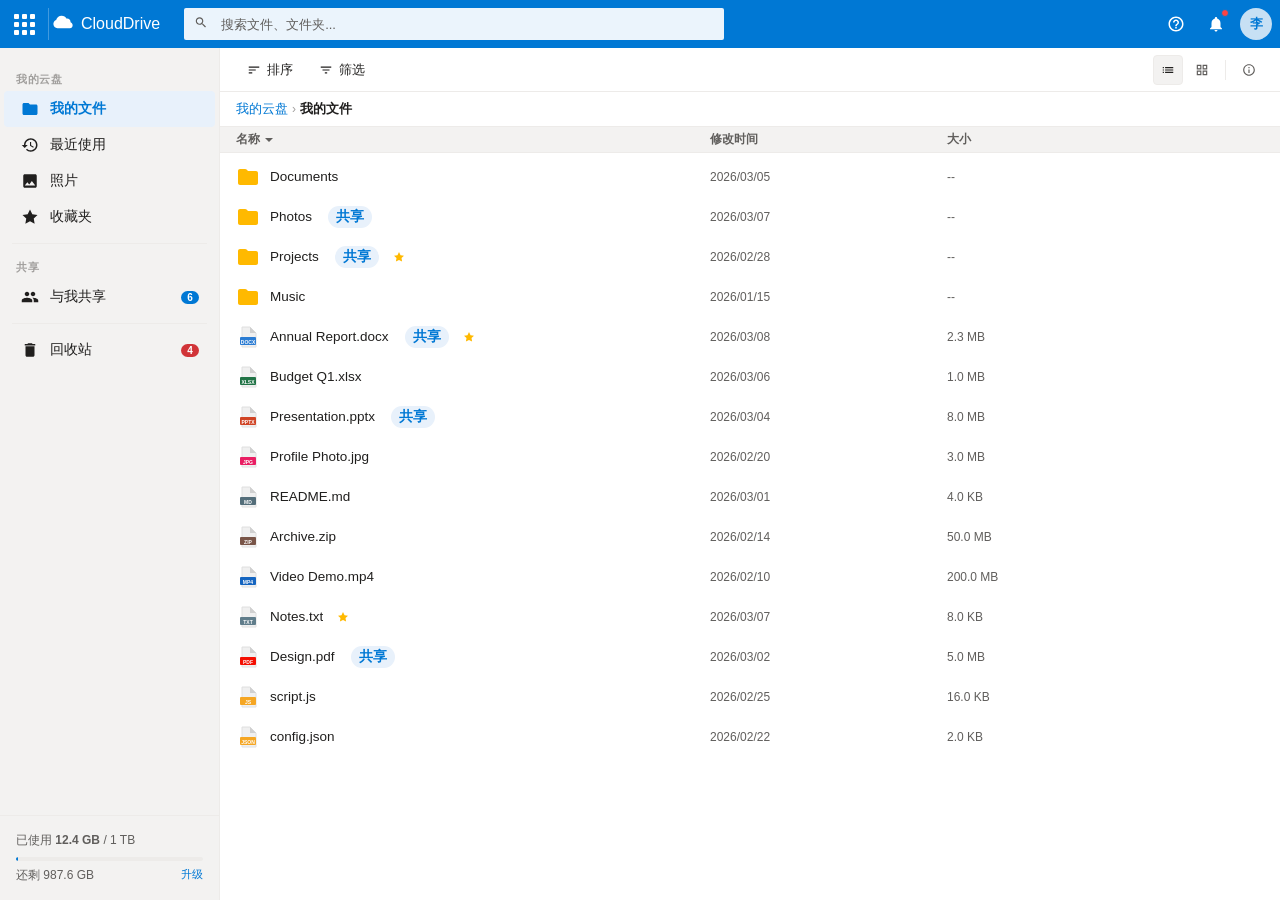
<file: index.html>
<!DOCTYPE html>
<html lang="zh-CN">
<head>
  <meta charset="UTF-8">
  <meta name="viewport" content="width=device-width, initial-scale=1.0">
  <meta name="robots" content="noindex,nofollow,noarchive,nosnippet">
  <title>我的文件 - CloudDrive 云盘</title>
  <link rel="icon" type="image/svg+xml" href="favicon.svg">
  <link rel="stylesheet" href="css/styles.css">
</head>
<body data-page="index">

<!-- Top Bar -->
<nav class="topbar">
  <button class="topbar-waffle" onclick="toggleWaffle()" title="Microsoft 365 应用">
    <div class="waffle-grid">
      <div class="waffle-dot"></div><div class="waffle-dot"></div><div class="waffle-dot"></div>
      <div class="waffle-dot"></div><div class="waffle-dot"></div><div class="waffle-dot"></div>
      <div class="waffle-dot"></div><div class="waffle-dot"></div><div class="waffle-dot"></div>
    </div>
  </button>
  <a href="index.html" class="topbar-brand">
    <div class="brand-icon">
      <svg width="22" height="22" viewBox="0 0 32 32" fill="none">
        <path d="M8 22C4.69 22 2 19.31 2 16c0-2.63 1.68-4.87 4.01-5.72C6.72 6.98 10.06 4 14 4c3.12 0 5.84 1.68 7.38 4.19C21.59 8.07 21.8 8 22 8c2.76 0 5 2.24 5 5 0 .16-.01.32-.03.47C28.76 14.13 30 15.87 30 18c0 2.21-1.79 4-4 4H8z" fill="white"/>
      </svg>
    </div>
    CloudDrive
  </a>
  <div class="topbar-search">
    <span class="search-icon">
      <svg width="14" height="14" fill="currentColor" viewBox="0 0 24 24"><path d="M15.5 14h-.79l-.28-.27C15.41 12.59 16 11.11 16 9.5 16 5.91 13.09 3 9.5 3S3 5.91 3 9.5 5.91 16 9.5 16c1.61 0 3.09-.59 4.23-1.57l.27.28v.79l5 4.99L20.49 19l-4.99-5zm-6 0C7.01 14 5 11.99 5 9.5S7.01 5 9.5 5 14 7.01 14 9.5 11.99 14 9.5 14z"/></svg>
    </span>
    <input type="text" placeholder="搜索文件、文件夹..." onkeydown="handleSearch(event)">
  </div>
  <div class="topbar-actions">
    <button class="topbar-icon-btn" title="帮助" onclick="showToast('帮助文档功能演示','info')">
      <svg width="18" height="18" fill="currentColor" viewBox="0 0 24 24"><path d="M11 18h2v-2h-2v2zm1-16C6.48 2 2 6.48 2 12s4.48 10 10 10 10-4.48 10-10S17.52 2 12 2zm0 18c-4.41 0-8-3.59-8-8s3.59-8 8-8 8 3.59 8 8-3.59 8-8 8zm0-14c-2.21 0-4 1.79-4 4h2c0-1.1.9-2 2-2s2 .9 2 2c0 2-3 1.75-3 5h2c0-2.25 3-2.5 3-5 0-2.21-1.79-4-4-4z"/></svg>
    </button>
    <button class="topbar-icon-btn" title="通知" onclick="showToast('您有 3 条未读通知','info')">
      <svg width="18" height="18" fill="currentColor" viewBox="0 0 24 24"><path d="M12 22c1.1 0 2-.9 2-2h-4c0 1.1.9 2 2 2zm6-6v-5c0-3.07-1.64-5.64-4.5-6.32V4c0-.83-.67-1.5-1.5-1.5s-1.5.67-1.5 1.5v.68C7.63 5.36 6 7.92 6 11v5l-2 2v1h16v-1l-2-2z"/></svg>
      <span class="notif-badge"></span>
    </button>
    <div class="topbar-avatar-wrap">
      <button class="topbar-avatar" onclick="toggleProfile()" title="李威">李</button>
      <div id="profileDropdown" class="profile-dropdown hidden">
        <div class="profile-header">
          <div class="profile-avatar-lg">李</div>
          <div>
            <div class="profile-name">李威</div>
            <div class="profile-email">demo@clouddrive.com</div>
          </div>
        </div>
        <div class="profile-actions">
          <div class="profile-action-item" onclick="showToast('查看账户功能演示','info')">
            <svg width="16" height="16" fill="currentColor" viewBox="0 0 24 24"><path d="M12 2C6.48 2 2 6.48 2 12s4.48 10 10 10 10-4.48 10-10S17.52 2 12 2zm0 3c1.66 0 3 1.34 3 3s-1.34 3-3 3-3-1.34-3-3 1.34-3 3-3zm0 14.2c-2.5 0-4.71-1.28-6-3.22.03-1.99 4-3.08 6-3.08 1.99 0 5.97 1.09 6 3.08-1.29 1.94-3.5 3.22-6 3.22z"/></svg>
            查看账户
          </div>
          <div class="profile-action-item" onclick="showToast('个人资料功能演示','info')">
            <svg width="16" height="16" fill="currentColor" viewBox="0 0 24 24"><path d="M3 17.25V21h3.75L17.81 9.94l-3.75-3.75L3 17.25zM20.71 7.04c.39-.39.39-1.02 0-1.41l-2.34-2.34c-.39-.39-1.02-.39-1.41 0l-1.83 1.83 3.75 3.75 1.83-1.83z"/></svg>
            编辑个人资料
          </div>
          <div class="profile-sep"></div>
          <div class="profile-action-item" onclick="showToast('隐私设置功能演示','info')">
            <svg width="16" height="16" fill="currentColor" viewBox="0 0 24 24"><path d="M12 1L3 5v6c0 5.55 3.84 10.74 9 12 5.16-1.26 9-6.45 9-12V5l-9-4zm0 10.99h7c-.53 4.12-3.28 7.79-7 8.94V12H5V6.3l7-3.11v8.8z"/></svg>
            隐私设置
          </div>
          <div class="profile-sep"></div>
          <div class="profile-action-item" onclick="window.location='login.html'">
            <svg width="16" height="16" fill="currentColor" viewBox="0 0 24 24"><path d="M17 7l-1.41 1.41L18.17 11H8v2h10.17l-2.58 2.58L17 17l5-5zM4 5h8V3H4c-1.1 0-2 .9-2 2v14c0 1.1.9 2 2 2h8v-2H4V5z"/></svg>
            退出登录
          </div>
        </div>
      </div>
    </div>
  </div>
</nav>

<!-- Waffle / App Launcher Panel -->
<div id="wafflePanel" class="waffle-panel hidden" onclick="event.stopPropagation()">
  <div class="waffle-panel-title">Microsoft 365 应用</div>
  <div class="waffle-apps">
    <div class="waffle-app" onclick="showToast('Word 应用演示','info')"><div class="waffle-app-icon" style="background:#2B7CD3"><svg width="20" height="20" fill="white" viewBox="0 0 24 24"><path d="M14 2H6a2 2 0 00-2 2v16a2 2 0 002 2h12a2 2 0 002-2V8l-6-6zm-1 7V3.5L18.5 9H13z"/></svg></div><span class="waffle-app-name">Word</span></div>
    <div class="waffle-app" onclick="showToast('Excel 应用演示','info')"><div class="waffle-app-icon" style="background:#217346"><svg width="20" height="20" fill="white" viewBox="0 0 24 24"><path d="M14 2H6a2 2 0 00-2 2v16a2 2 0 002 2h12a2 2 0 002-2V8l-6-6zm-1 7V3.5L18.5 9H13z"/></svg></div><span class="waffle-app-name">Excel</span></div>
    <div class="waffle-app" onclick="showToast('PowerPoint 应用演示','info')"><div class="waffle-app-icon" style="background:#D04425"><svg width="20" height="20" fill="white" viewBox="0 0 24 24"><path d="M14 2H6a2 2 0 00-2 2v16a2 2 0 002 2h12a2 2 0 002-2V8l-6-6zm-1 7V3.5L18.5 9H13z"/></svg></div><span class="waffle-app-name">PPT</span></div>
    <div class="waffle-app" onclick="showToast('Teams 应用演示','info')"><div class="waffle-app-icon" style="background:#6264A7"><svg width="20" height="20" fill="white" viewBox="0 0 24 24"><path d="M16 11c1.66 0 3-1.34 3-3s-1.34-3-3-3-3 1.34-3 3 1.34 3 3 3zm-8 0c1.66 0 3-1.34 3-3S9.66 5 8 5C6.34 5 5 6.34 5 8s1.34 3 3 3zm0 2c-2.33 0-7 1.17-7 3.5V19h14v-2.5c0-2.33-4.67-3.5-7-3.5zm8 0c-.29 0-.62.02-.97.05 1.16.84 1.97 1.97 1.97 3.45V19h6v-2.5c0-2.33-4.67-3.5-7-3.5z"/></svg></div><span class="waffle-app-name">Teams</span></div>
    <div class="waffle-app" onclick="showToast('Outlook 应用演示','info')"><div class="waffle-app-icon" style="background:#0078d4"><svg width="20" height="20" fill="white" viewBox="0 0 24 24"><path d="M20 4H4c-1.1 0-2 .9-2 2v12c0 1.1.9 2 2 2h16c1.1 0 2-.9 2-2V6c0-1.1-.9-2-2-2zm0 4l-8 5-8-5V6l8 5 8-5v2z"/></svg></div><span class="waffle-app-name">Outlook</span></div>
    <div class="waffle-app" onclick="showToast('SharePoint 应用演示','info')"><div class="waffle-app-icon" style="background:#038387"><svg width="20" height="20" fill="white" viewBox="0 0 24 24"><path d="M12 2C6.48 2 2 6.48 2 12s4.48 10 10 10 10-4.48 10-10S17.52 2 12 2zm-2 15l-5-5 1.41-1.41L10 14.17l7.59-7.59L19 8l-9 9z"/></svg></div><span class="waffle-app-name">SharePoint</span></div>
    <div class="waffle-app" onclick="showToast('OneDrive 应用演示','info')"><div class="waffle-app-icon" style="background:#0078d4"><svg width="20" height="20" fill="white" viewBox="0 0 32 32"><path d="M8 22C4.69 22 2 19.31 2 16c0-2.63 1.68-4.87 4.01-5.72C6.72 6.98 10.06 4 14 4c3.12 0 5.84 1.68 7.38 4.19C21.59 8.07 21.8 8 22 8c2.76 0 5 2.24 5 5 0 .16-.01.32-.03.47C28.76 14.13 30 15.87 30 18c0 2.21-1.79 4-4 4H8z"/></svg></div><span class="waffle-app-name">OneDrive</span></div>
    <div class="waffle-app" onclick="showToast('更多应用演示','info')"><div class="waffle-app-icon" style="background:#f3f2f1"><svg width="20" height="20" fill="#605e5c" viewBox="0 0 24 24"><path d="M4 8h4V4H4v4zm6 12h4v-4h-4v4zm-6 0h4v-4H4v4zm0-6h4v-4H4v4zm6 0h4v-4h-4v4zm6-10v4h4V4h-4zm-6 4h4V4h-4v4zm6 6h4v-4h-4v4zm0 6h4v-4h-4v4z"/></svg></div><span class="waffle-app-name">更多应用</span></div>
  </div>
</div>

<!-- App Shell -->
<div class="app-shell">

  <!-- Sidebar -->
  <aside class="sidebar">
    <nav class="sidebar-nav">
      <div class="nav-section-label" style="margin-top:8px;padding-top:8px">我的云盘</div>
      <a href="index.html" class="nav-item active">
        <span class="nav-icon"><svg width="18" height="18" fill="currentColor" viewBox="0 0 24 24"><path d="M10 4H4c-1.1 0-2 .9-2 2v12c0 1.1.9 2 2 2h16c1.1 0 2-.9 2-2V8c0-1.1-.9-2-2-2h-8l-2-2z"/></svg></span>
        我的文件
      </a>
      <a href="recent.html" class="nav-item">
        <span class="nav-icon"><svg width="18" height="18" fill="currentColor" viewBox="0 0 24 24"><path d="M13 3c-4.97 0-9 4.03-9 9H1l3.89 3.89.07.14L9 12H6c0-3.87 3.13-7 7-7s7 3.13 7 7-3.13 7-7 7c-1.93 0-3.68-.79-4.94-2.06l-1.42 1.42C8.27 19.99 10.51 21 13 21c4.97 0 9-4.03 9-9s-4.03-9-9-9zm-1 5v5l4.28 2.54.72-1.21-3.5-2.08V8H12z"/></svg></span>
        最近使用
      </a>
      <a href="photos.html" class="nav-item">
        <span class="nav-icon"><svg width="18" height="18" fill="currentColor" viewBox="0 0 24 24"><path d="M21 19V5c0-1.1-.9-2-2-2H5c-1.1 0-2 .9-2 2v14c0 1.1.9 2 2 2h14c1.1 0 2-.9 2-2zM8.5 13.5l2.5 3.01L14.5 12l4.5 6H5l3.5-4.5z"/></svg></span>
        照片
      </a>
      <div class="nav-item" onclick="showToast('收藏夹功能演示','info')">
        <span class="nav-icon"><svg width="18" height="18" fill="currentColor" viewBox="0 0 24 24"><path d="M12 2l3.09 6.26L22 9.27l-5 4.87 1.18 6.88L12 17.77l-6.18 3.25L7 14.14 2 9.27l6.91-1.01L12 2z"/></svg></span>
        收藏夹
      </div>

      <div class="sidebar-divider"></div>
      <div class="nav-section-label">共享</div>
      <a href="shared.html" class="nav-item">
        <span class="nav-icon"><svg width="18" height="18" fill="currentColor" viewBox="0 0 24 24"><path d="M16 11c1.66 0 2.99-1.34 2.99-3S17.66 5 16 5c-1.66 0-3 1.34-3 3s1.34 3 3 3zm-8 0c1.66 0 2.99-1.34 2.99-3S9.66 5 8 5C6.34 5 5 6.34 5 8s1.34 3 3 3zm0 2c-2.33 0-7 1.17-7 3.5V19h14v-2.5c0-2.33-4.67-3.5-7-3.5zm8 0c-.29 0-.62.02-.97.05 1.16.84 1.97 1.97 1.97 3.45V19h6v-2.5c0-2.33-4.67-3.5-7-3.5z"/></svg></span>
        与我共享
        <span class="nav-badge">6</span>
      </a>

      <div class="sidebar-divider"></div>
      <a href="trash.html" class="nav-item">
        <span class="nav-icon"><svg width="18" height="18" fill="currentColor" viewBox="0 0 24 24"><path d="M6 19c0 1.1.9 2 2 2h8c1.1 0 2-.9 2-2V7H6v12zM19 4h-3.5l-1-1h-5l-1 1H5v2h14V4z"/></svg></span>
        回收站
        <span class="nav-badge" style="background:#d13438">4</span>
      </a>
    </nav>

    <div class="sidebar-storage">
      <div>已使用 <strong>12.4 GB</strong> / 1 TB</div>
      <div class="storage-bar">
        <div class="storage-bar-fill" style="width:1.24%"></div>
      </div>
      <div style="display:flex;justify-content:space-between">
        <span>还剩 987.6 GB</span>
        <a href="#" style="color:var(--primary);font-size:11px">升级</a>
      </div>
    </div>
  </aside>

  <!-- Main Content -->
  <div class="content-area">
    <!-- Command Bar -->
    <div class="commandbar">
      <button class="cmd-btn" onclick="showToast('排序功能演示','info')">
        <svg width="14" height="14" fill="currentColor" viewBox="0 0 24 24"><path d="M3 18h6v-2H3v2zM3 6v2h18V6H3zm0 7h12v-2H3v2z"/></svg>
        排序
      </button>
      <button class="cmd-btn" onclick="showToast('筛选功能演示','info')">
        <svg width="14" height="14" fill="currentColor" viewBox="0 0 24 24"><path d="M10 18h4v-2h-4v2zM3 6v2h18V6H3zm3 7h12v-2H6v2z"/></svg>
        筛选
      </button>
      <div class="commandbar-right">
        <button class="view-toggle-btn" data-view="list" title="列表视图">
          <svg width="14" height="14" fill="currentColor" viewBox="0 0 24 24"><path d="M3 13h2v-2H3v2zm0 4h2v-2H3v2zm0-8h2V7H3v2zm4 4h14v-2H7v2zm0 4h14v-2H7v2zM7 7v2h14V7H7z"/></svg>
        </button>
        <button class="view-toggle-btn" data-view="grid" title="网格视图">
          <svg width="14" height="14" fill="currentColor" viewBox="0 0 24 24"><path d="M3 3v8h8V3H3zm6 6H5V5h4v4zm-6 4v8h8v-8H3zm6 6H5v-4h4v4zm4-16v8h8V3h-8zm6 6h-4V5h4v4zm-6 4v8h8v-8h-8zm6 6h-4v-4h4v4z"/></svg>
        </button>
        <div class="commandbar-sep"></div>
        <button class="view-toggle-btn" title="详细信息" onclick="document.getElementById('detailPanel').classList.toggle('hidden')">
          <svg width="14" height="14" fill="currentColor" viewBox="0 0 24 24"><path d="M11 7h2v2h-2zm0 4h2v6h-2zm1-9C6.48 2 2 6.48 2 12s4.48 10 10 10 10-4.48 10-10S17.52 2 12 2zm0 18c-4.41 0-8-3.59-8-8s3.59-8 8-8 8 3.59 8 8-3.59 8-8 8z"/></svg>
        </button>
      </div>
    </div>

    <!-- Breadcrumb -->
    <div class="breadcrumb">
      <span class="breadcrumb-item" onclick="showToast('返回根目录','info')">我的云盘</span>
      <span class="breadcrumb-sep">›</span>
      <span class="breadcrumb-item current">我的文件</span>
    </div>

    <!-- Selection Bar (hidden by default) -->
    <div id="selectionBar" class="selection-bar hidden">
      <svg width="16" height="16" fill="var(--primary)" viewBox="0 0 24 24"><path d="M9 16.17L4.83 12l-1.42 1.41L9 19 21 7l-1.41-1.41z"/></svg>
      <span class="selection-count">已选 0 项</span>
      <div class="selection-bar-actions">
        <button class="cmd-btn" onclick="showToast('下载选中项','info')">下载</button>
        <button class="cmd-btn" onclick="openShareModal('选中文件')">共享</button>
        <button class="cmd-btn" onclick="selectedIds.clear();updateSelectionBar();renderFileView()">取消选择</button>
      </div>
    </div>

    <!-- File View + Detail Panel wrapper -->
    <div style="display:flex;flex:1;overflow:hidden">
      <div class="file-view" onclick="selectedIds.clear();updateSelectionBar();renderFileView();hideDetailPanel()">
        <div id="fileViewContainer"></div>
      </div>

      <!-- Detail Panel -->
      <div id="detailPanel" class="detail-panel hidden">
        <div class="detail-header">
          <h3>详细信息</h3>
          <button class="detail-close" onclick="hideDetailPanel()">✕</button>
        </div>
        <div class="detail-preview">
          <div class="file-icon-xl"></div>
        </div>
        <div class="detail-info">
          <div class="detail-filename">文件名</div>
          <div class="detail-prop">
            <span class="detail-prop-label">类型</span>
            <span class="detail-prop-value">--</span>
          </div>
          <div class="detail-prop">
            <span class="detail-prop-label">大小</span>
            <span class="detail-prop-value">--</span>
          </div>
          <div class="detail-prop">
            <span class="detail-prop-label">修改时间</span>
            <span class="detail-prop-value">--</span>
          </div>
          <div class="detail-prop">
            <span class="detail-prop-label">所有者</span>
            <span class="detail-prop-value">--</span>
          </div>
        </div>
        <div class="detail-actions">
          <button class="detail-action-btn" onclick="showToast('下载中...','info')">
            <svg width="14" height="14" fill="currentColor" viewBox="0 0 24 24"><path d="M19 9h-4V3H9v6H5l7 7 7-7zM5 18v2h14v-2H5z"/></svg>
            下载
          </button>
          <button class="detail-action-btn" onclick="openShareModal('')">
            <svg width="14" height="14" fill="currentColor" viewBox="0 0 24 24"><path d="M18 16.08c-.76 0-1.44.3-1.96.77L8.91 12.7c.05-.23.09-.46.09-.7s-.04-.47-.09-.7l7.05-4.11c.54.5 1.25.81 2.04.81 1.66 0 3-1.34 3-3s-1.34-3-3-3-3 1.34-3 3c0 .24.04.47.09.7L8.04 9.81C7.5 9.31 6.79 9 6 9c-1.66 0-3 1.34-3 3s1.34 3 3 3c.79 0 1.5-.31 2.04-.81l7.12 4.16c-.05.21-.08.43-.08.65 0 1.61 1.31 2.92 2.92 2.92 1.61 0 2.92-1.31 2.92-2.92s-1.31-2.92-2.92-2.92z"/></svg>
            共享
          </button>
          <button class="detail-action-btn" onclick="showToast('移动功能演示','info')">
            <svg width="14" height="14" fill="currentColor" viewBox="0 0 24 24"><path d="M10 9h4V6h3l-5-5-5 5h3v3zm-1 1H6V7l-5 5 5 5v-3h3v-4zm14 2l-5-5v3h-3v4h3v3l5-5zm-9 3h-4v3H7l5 5 5-5h-3v-3z"/></svg>
            移动
          </button>
        </div>
      </div>
    </div>
  </div>
</div>

<!-- ===== MODALS ===== -->

<!-- Share Modal -->
<div id="shareModal" class="modal-backdrop hidden" onclick="if(event.target===this)closeModal('shareModal')">
  <div class="modal">
    <div class="modal-header">
      <h2>共享 "<span id="shareModalFileName"></span>"</h2>
      <button class="modal-close" onclick="closeModal('shareModal')">✕</button>
    </div>
    <div class="modal-body">
      <div class="form-group">
        <label class="form-label">邀请协作者</label>
        <input class="form-input" type="text" placeholder="输入邮箱地址或姓名">
      </div>
      <div class="share-avatar-list">
        <div class="share-avatar" style="background:#4CAF50" title="Zhang San">张</div>
        <div class="share-avatar" style="background:#2196F3" title="Wang Fang">王</div>
        <div class="share-avatar" style="background:#E91E63" title="Li Gang">李</div>
      </div>
      <div style="margin-top:16px">
        <label class="form-label">共享链接</label>
        <div class="share-link-box">
          <input class="share-link-input" type="text" readonly value="https://clouddrive.example.com/share/abc123xyz">
          <button class="btn btn-primary" onclick="copyShareLink()">复制</button>
        </div>
      </div>
      <div style="margin-top:16px;display:flex;align-items:center;gap:8px;font-size:13px">
        <select class="form-input" style="width:auto">
          <option>拥有链接的任何人可查看</option>
          <option>拥有链接的任何人可编辑</option>
          <option>仅受邀人员可访问</option>
        </select>
      </div>
    </div>
    <div class="modal-footer">
      <button class="btn" onclick="closeModal('shareModal')">关闭</button>
      <button class="btn btn-primary" onclick="closeModal('shareModal');showToast('共享设置已保存','success')">保存设置</button>
    </div>
  </div>
</div>

<!-- Rename Modal -->
<div id="renameModal" class="modal-backdrop hidden" onclick="if(event.target===this)closeModal('renameModal')">
  <div class="modal">
    <div class="modal-header">
      <h2>重命名</h2>
      <button class="modal-close" onclick="closeModal('renameModal')">✕</button>
    </div>
    <div class="modal-body">
      <div class="form-group">
        <label class="form-label">新名称</label>
        <input class="form-input" id="renameInput" type="text" onkeydown="if(event.key==='Enter')doRename()">
      </div>
    </div>
    <div class="modal-footer">
      <button class="btn" onclick="closeModal('renameModal')">取消</button>
      <button class="btn btn-primary" onclick="doRename()">确认重命名</button>
    </div>
  </div>
</div>

<!-- Delete Confirm Modal -->
<div id="deleteConfirmModal" class="modal-backdrop hidden" onclick="if(event.target===this)closeModal('deleteConfirmModal')">
  <div class="modal">
    <div class="modal-header">
      <h2>删除文件</h2>
      <button class="modal-close" onclick="closeModal('deleteConfirmModal')">✕</button>
    </div>
    <div class="modal-body">
      <p style="font-size:14px">确定要将 "<strong id="deleteFileName"></strong>" 移至回收站吗？</p>
      <p style="font-size:12px;color:var(--text-muted);margin-top:8px">您可以随时从回收站还原此文件。</p>
    </div>
    <div class="modal-footer">
      <button class="btn" onclick="closeModal('deleteConfirmModal')">取消</button>
      <button class="btn btn-danger" onclick="doDelete()">移至回收站</button>
    </div>
  </div>
</div>

<!-- Toast Container -->
<div id="toastContainer" class="toast-container"></div>

<script src="js/app.js"></script>
</body>
</html>
</file>
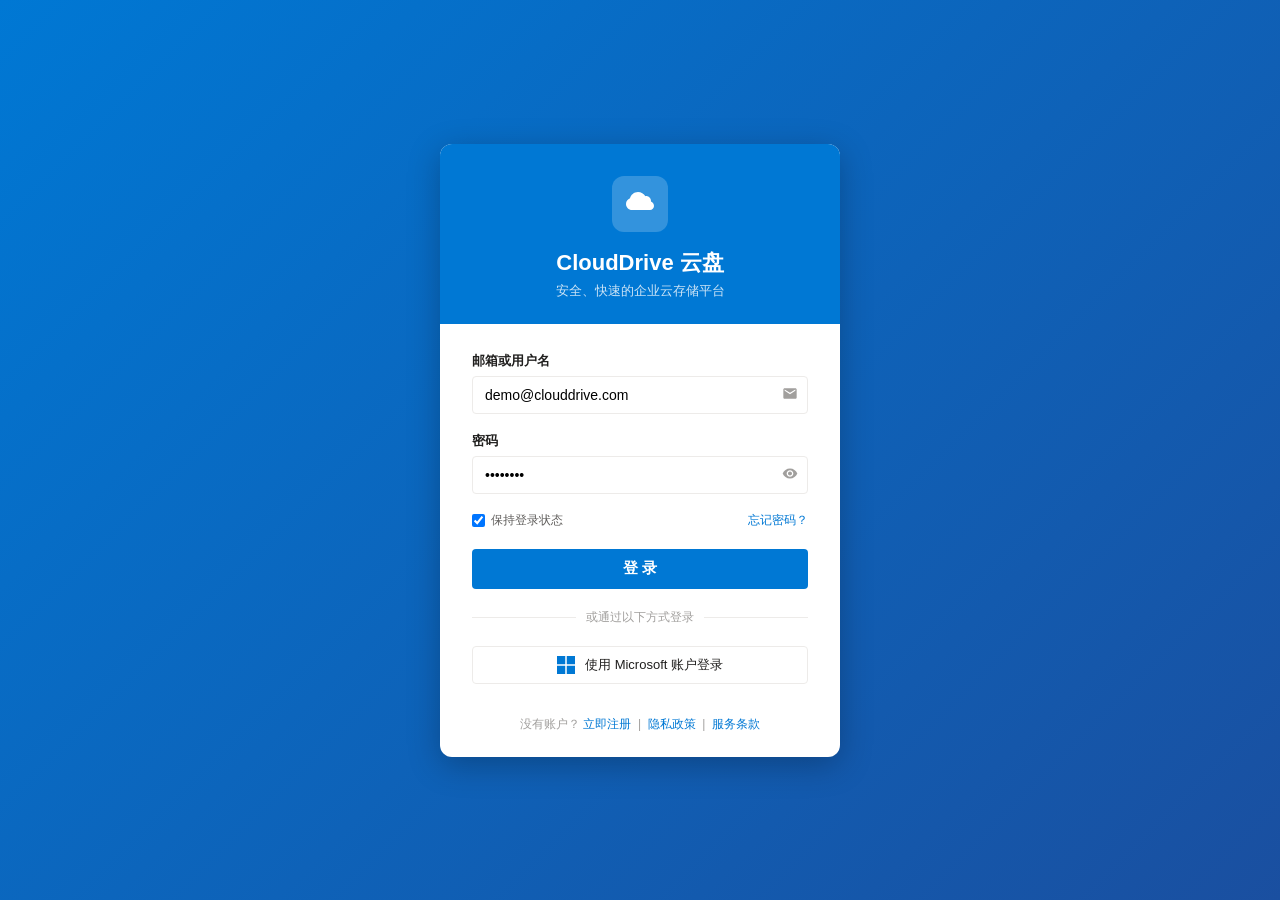
<file: login.html>
<!DOCTYPE html>
<html lang="zh-CN">
<head>
  <meta charset="UTF-8">
  <meta name="viewport" content="width=device-width, initial-scale=1.0">
  <meta name="robots" content="noindex,nofollow,noarchive,nosnippet">
  <title>CloudDrive 云盘 - 登录</title>
  <link rel="icon" type="image/svg+xml" href="favicon.svg">
  <link rel="stylesheet" href="css/styles.css">
  <style>
    body { overflow: auto; }
  </style>
</head>
<body>

<div class="login-page">
  <div class="login-card">
    <div class="login-header">
      <div class="login-logo">
        <svg width="32" height="32" viewBox="0 0 32 32" fill="none" xmlns="http://www.w3.org/2000/svg">
          <path d="M8 22C4.69 22 2 19.31 2 16c0-2.63 1.68-4.87 4.01-5.72C6.72 6.98 10.06 4 14 4c3.12 0 5.84 1.68 7.38 4.19C21.59 8.07 21.8 8 22 8c2.76 0 5 2.24 5 5 0 .16-.01.32-.03.47C28.76 14.13 30 15.87 30 18c0 2.21-1.79 4-4 4H8z" fill="white"/>
        </svg>
      </div>
      <h1>CloudDrive 云盘</h1>
      <p>安全、快速的企业云存储平台</p>
    </div>

    <div class="login-body">
      <div class="login-form-group">
        <label class="login-label" for="emailInput">邮箱或用户名</label>
        <div class="login-input-wrap">
          <input class="login-input" id="emailInput" type="text" placeholder="请输入邮箱地址" value="demo@clouddrive.com" autocomplete="username">
          <span class="login-input-icon">
            <svg width="16" height="16" fill="currentColor" viewBox="0 0 24 24"><path d="M20 4H4c-1.1 0-2 .9-2 2v12c0 1.1.9 2 2 2h16c1.1 0 2-.9 2-2V6c0-1.1-.9-2-2-2zm0 4l-8 5-8-5V6l8 5 8-5v2z"/></svg>
          </span>
        </div>
      </div>

      <div class="login-form-group">
        <label class="login-label" for="passwordInput">密码</label>
        <div class="login-input-wrap">
          <input class="login-input" id="passwordInput" type="password" placeholder="请输入密码" value="••••••••" autocomplete="current-password">
          <span class="login-input-icon" style="cursor:pointer" onclick="togglePassword()">
            <svg id="eyeIcon" width="16" height="16" fill="currentColor" viewBox="0 0 24 24"><path d="M12 4.5C7 4.5 2.73 7.61 1 12c1.73 4.39 6 7.5 11 7.5s9.27-3.11 11-7.5c-1.73-4.39-6-7.5-11-7.5zM12 17c-2.76 0-5-2.24-5-5s2.24-5 5-5 5 2.24 5 5-2.24 5-5 5zm0-8c-1.66 0-3 1.34-3 3s1.34 3 3 3 3-1.34 3-3-1.34-3-3-3z"/></svg>
          </span>
        </div>
      </div>

      <div class="login-options">
        <label>
          <input type="checkbox" checked>
          保持登录状态
        </label>
        <a href="#">忘记密码？</a>
      </div>

      <button class="login-btn" onclick="doLogin()">登 录</button>

      <div class="login-divider">或通过以下方式登录</div>

      <button class="login-sso-btn" onclick="showToast('企业 SSO 功能演示', 'info')">
        <svg width="18" height="18" viewBox="0 0 24 24" fill="#0078d4"><path d="M11 11V0H0v11h11zm2 0h11V0H13v11zM0 13h11v11H0V13zm13 0h11v11H13V13z"/></svg>
        使用 Microsoft 账户登录
      </button>
    </div>

    <div class="login-footer">
      没有账户？ <a href="#">立即注册</a> &nbsp;|&nbsp;
      <a href="#">隐私政策</a> &nbsp;|&nbsp; <a href="#">服务条款</a>
    </div>
  </div>
</div>

<!-- Toast container -->
<div id="toastContainer" class="toast-container"></div>

<script src="js/app.js"></script>
<script>
function togglePassword() {
  const input = document.getElementById('passwordInput');
  input.type = input.type === 'password' ? 'text' : 'password';
}

function doLogin() {
  const email = document.getElementById('emailInput').value.trim();
  const pass = document.getElementById('passwordInput').value;
  if (!email || !pass) {
    showToast('请填写邮箱和密码', 'error');
    return;
  }
  const btn = document.querySelector('.login-btn');
  btn.textContent = '正在登录...';
  btn.disabled = true;
  setTimeout(() => {
    showToast('登录成功，正在跳转...', 'success');
    setTimeout(() => { window.location.href = 'index.html'; }, 1000);
  }, 800);
}

document.addEventListener('keydown', e => {
  if (e.key === 'Enter') doLogin();
});
</script>
</body>
</html>
</file>
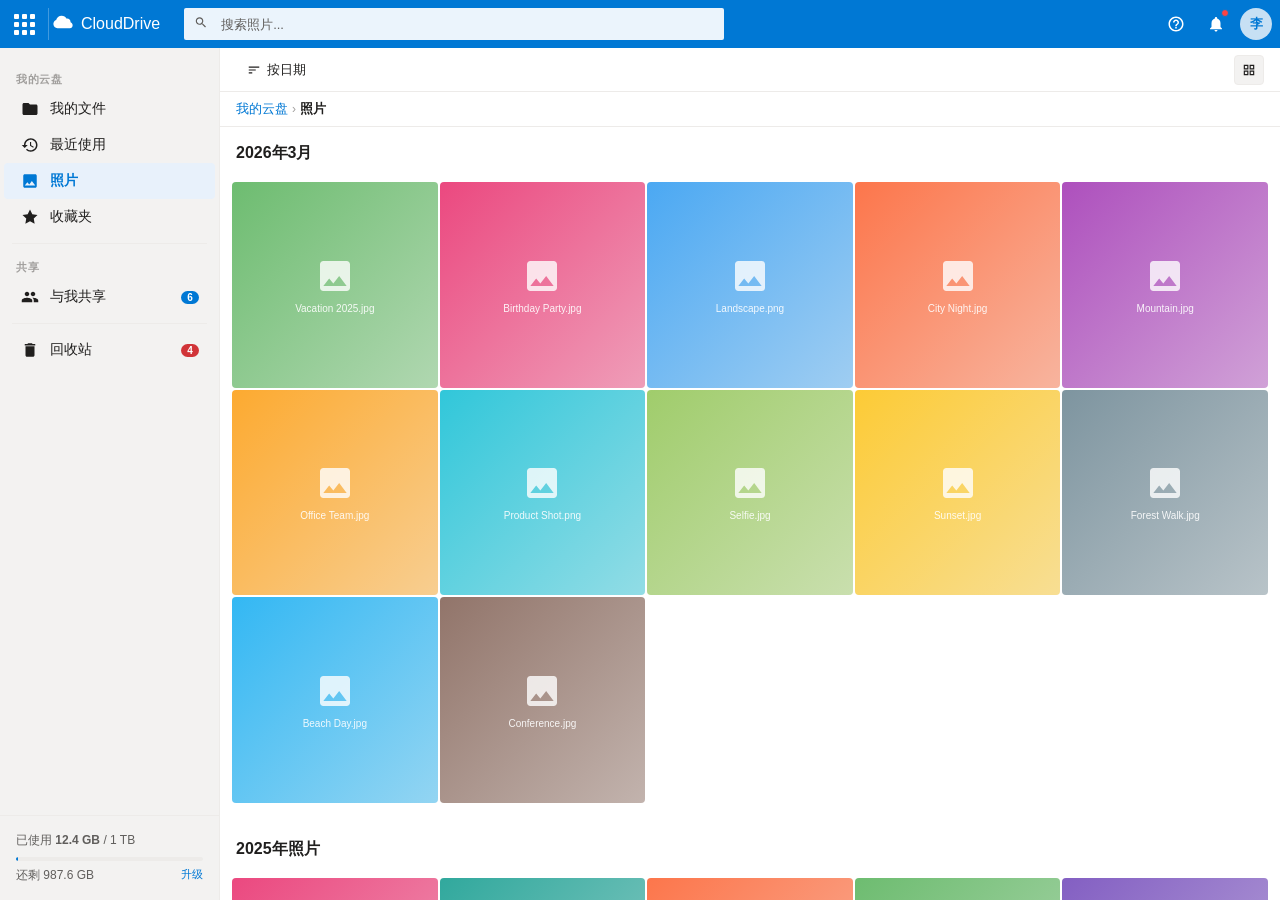
<file: photos.html>
<!DOCTYPE html>
<html lang="zh-CN">
<head>
  <meta charset="UTF-8">
  <meta name="viewport" content="width=device-width, initial-scale=1.0">
  <meta name="robots" content="noindex,nofollow,noarchive,nosnippet">
  <title>照片 - CloudDrive 云盘</title>
  <link rel="icon" type="image/svg+xml" href="favicon.svg">
  <link rel="stylesheet" href="css/styles.css">
</head>
<body data-page="photos">

<!-- Top Bar -->
<nav class="topbar">
  <button class="topbar-waffle" onclick="toggleWaffle()" title="Microsoft 365 应用">
    <div class="waffle-grid">
      <div class="waffle-dot"></div><div class="waffle-dot"></div><div class="waffle-dot"></div>
      <div class="waffle-dot"></div><div class="waffle-dot"></div><div class="waffle-dot"></div>
      <div class="waffle-dot"></div><div class="waffle-dot"></div><div class="waffle-dot"></div>
    </div>
  </button>
  <a href="index.html" class="topbar-brand">
    <div class="brand-icon">
      <svg width="22" height="22" viewBox="0 0 32 32" fill="none">
        <path d="M8 22C4.69 22 2 19.31 2 16c0-2.63 1.68-4.87 4.01-5.72C6.72 6.98 10.06 4 14 4c3.12 0 5.84 1.68 7.38 4.19C21.59 8.07 21.8 8 22 8c2.76 0 5 2.24 5 5 0 .16-.01.32-.03.47C28.76 14.13 30 15.87 30 18c0 2.21-1.79 4-4 4H8z" fill="white"/>
      </svg>
    </div>
    CloudDrive
  </a>
  <div class="topbar-search">
    <span class="search-icon">
      <svg width="14" height="14" fill="currentColor" viewBox="0 0 24 24"><path d="M15.5 14h-.79l-.28-.27C15.41 12.59 16 11.11 16 9.5 16 5.91 13.09 3 9.5 3S3 5.91 3 9.5 5.91 16 9.5 16c1.61 0 3.09-.59 4.23-1.57l.27.28v.79l5 4.99L20.49 19l-4.99-5zm-6 0C7.01 14 5 11.99 5 9.5S7.01 5 9.5 5 14 7.01 14 9.5 11.99 14 9.5 14z"/></svg>
    </span>
    <input type="text" placeholder="搜索照片..." onkeydown="handleSearch(event)">
  </div>
  <div class="topbar-actions">
    <button class="topbar-icon-btn" title="帮助" onclick="showToast('帮助文档功能演示','info')">
      <svg width="18" height="18" fill="currentColor" viewBox="0 0 24 24"><path d="M11 18h2v-2h-2v2zm1-16C6.48 2 2 6.48 2 12s4.48 10 10 10 10-4.48 10-10S17.52 2 12 2zm0 18c-4.41 0-8-3.59-8-8s3.59-8 8-8 8 3.59 8 8-3.59 8-8 8zm0-14c-2.21 0-4 1.79-4 4h2c0-1.1.9-2 2-2s2 .9 2 2c0 2-3 1.75-3 5h2c0-2.25 3-2.5 3-5 0-2.21-1.79-4-4-4z"/></svg>
    </button>
    <button class="topbar-icon-btn" title="通知" onclick="showToast('您有 3 条未读通知','info')">
      <svg width="18" height="18" fill="currentColor" viewBox="0 0 24 24"><path d="M12 22c1.1 0 2-.9 2-2h-4c0 1.1.9 2 2 2zm6-6v-5c0-3.07-1.64-5.64-4.5-6.32V4c0-.83-.67-1.5-1.5-1.5s-1.5.67-1.5 1.5v.68C7.63 5.36 6 7.92 6 11v5l-2 2v1h16v-1l-2-2z"/></svg>
      <span class="notif-badge"></span>
    </button>
    <div class="topbar-avatar-wrap">
      <button class="topbar-avatar" onclick="toggleProfile()" title="李威">李</button>
      <div id="profileDropdown" class="profile-dropdown hidden">
        <div class="profile-header">
          <div class="profile-avatar-lg">李</div>
          <div>
            <div class="profile-name">李威</div>
            <div class="profile-email">demo@clouddrive.com</div>
          </div>
        </div>
        <div class="profile-actions">
          <div class="profile-action-item" onclick="showToast('查看账户功能演示','info')">
            <svg width="16" height="16" fill="currentColor" viewBox="0 0 24 24"><path d="M12 2C6.48 2 2 6.48 2 12s4.48 10 10 10 10-4.48 10-10S17.52 2 12 2zm0 3c1.66 0 3 1.34 3 3s-1.34 3-3 3-3-1.34-3-3 1.34-3 3-3zm0 14.2c-2.5 0-4.71-1.28-6-3.22.03-1.99 4-3.08 6-3.08 1.99 0 5.97 1.09 6 3.08-1.29 1.94-3.5 3.22-6 3.22z"/></svg>
            查看账户
          </div>
          <div class="profile-action-item" onclick="showToast('个人资料功能演示','info')">
            <svg width="16" height="16" fill="currentColor" viewBox="0 0 24 24"><path d="M3 17.25V21h3.75L17.81 9.94l-3.75-3.75L3 17.25zM20.71 7.04c.39-.39.39-1.02 0-1.41l-2.34-2.34c-.39-.39-1.02-.39-1.41 0l-1.83 1.83 3.75 3.75 1.83-1.83z"/></svg>
            编辑个人资料
          </div>
          <div class="profile-sep"></div>
          <div class="profile-action-item" onclick="showToast('隐私设置功能演示','info')">
            <svg width="16" height="16" fill="currentColor" viewBox="0 0 24 24"><path d="M12 1L3 5v6c0 5.55 3.84 10.74 9 12 5.16-1.26 9-6.45 9-12V5l-9-4zm0 10.99h7c-.53 4.12-3.28 7.79-7 8.94V12H5V6.3l7-3.11v8.8z"/></svg>
            隐私设置
          </div>
          <div class="profile-sep"></div>
          <div class="profile-action-item" onclick="window.location='login.html'">
            <svg width="16" height="16" fill="currentColor" viewBox="0 0 24 24"><path d="M17 7l-1.41 1.41L18.17 11H8v2h10.17l-2.58 2.58L17 17l5-5zM4 5h8V3H4c-1.1 0-2 .9-2 2v14c0 1.1.9 2 2 2h8v-2H4V5z"/></svg>
            退出登录
          </div>
        </div>
      </div>
    </div>
  </div>
</nav>

<!-- Waffle / App Launcher Panel -->
<div id="wafflePanel" class="waffle-panel hidden" onclick="event.stopPropagation()">
  <div class="waffle-panel-title">Microsoft 365 应用</div>
  <div class="waffle-apps">
    <div class="waffle-app" onclick="showToast('Word 应用演示','info')"><div class="waffle-app-icon" style="background:#2B7CD3"><svg width="20" height="20" fill="white" viewBox="0 0 24 24"><path d="M14 2H6a2 2 0 00-2 2v16a2 2 0 002 2h12a2 2 0 002-2V8l-6-6zm-1 7V3.5L18.5 9H13z"/></svg></div><span class="waffle-app-name">Word</span></div>
    <div class="waffle-app" onclick="showToast('Excel 应用演示','info')"><div class="waffle-app-icon" style="background:#217346"><svg width="20" height="20" fill="white" viewBox="0 0 24 24"><path d="M14 2H6a2 2 0 00-2 2v16a2 2 0 002 2h12a2 2 0 002-2V8l-6-6zm-1 7V3.5L18.5 9H13z"/></svg></div><span class="waffle-app-name">Excel</span></div>
    <div class="waffle-app" onclick="showToast('PowerPoint 应用演示','info')"><div class="waffle-app-icon" style="background:#D04425"><svg width="20" height="20" fill="white" viewBox="0 0 24 24"><path d="M14 2H6a2 2 0 00-2 2v16a2 2 0 002 2h12a2 2 0 002-2V8l-6-6zm-1 7V3.5L18.5 9H13z"/></svg></div><span class="waffle-app-name">PPT</span></div>
    <div class="waffle-app" onclick="showToast('Teams 应用演示','info')"><div class="waffle-app-icon" style="background:#6264A7"><svg width="20" height="20" fill="white" viewBox="0 0 24 24"><path d="M16 11c1.66 0 3-1.34 3-3s-1.34-3-3-3-3 1.34-3 3 1.34 3 3 3zm-8 0c1.66 0 3-1.34 3-3S9.66 5 8 5C6.34 5 5 6.34 5 8s1.34 3 3 3zm0 2c-2.33 0-7 1.17-7 3.5V19h14v-2.5c0-2.33-4.67-3.5-7-3.5zm8 0c-.29 0-.62.02-.97.05 1.16.84 1.97 1.97 1.97 3.45V19h6v-2.5c0-2.33-4.67-3.5-7-3.5z"/></svg></div><span class="waffle-app-name">Teams</span></div>
    <div class="waffle-app" onclick="showToast('Outlook 应用演示','info')"><div class="waffle-app-icon" style="background:#0078d4"><svg width="20" height="20" fill="white" viewBox="0 0 24 24"><path d="M20 4H4c-1.1 0-2 .9-2 2v12c0 1.1.9 2 2 2h16c1.1 0 2-.9 2-2V6c0-1.1-.9-2-2-2zm0 4l-8 5-8-5V6l8 5 8-5v2z"/></svg></div><span class="waffle-app-name">Outlook</span></div>
    <div class="waffle-app" onclick="showToast('SharePoint 应用演示','info')"><div class="waffle-app-icon" style="background:#038387"><svg width="20" height="20" fill="white" viewBox="0 0 24 24"><path d="M12 2C6.48 2 2 6.48 2 12s4.48 10 10 10 10-4.48 10-10S17.52 2 12 2zm-2 15l-5-5 1.41-1.41L10 14.17l7.59-7.59L19 8l-9 9z"/></svg></div><span class="waffle-app-name">SharePoint</span></div>
    <div class="waffle-app" onclick="showToast('OneDrive 应用演示','info')"><div class="waffle-app-icon" style="background:#0078d4"><svg width="20" height="20" fill="white" viewBox="0 0 32 32"><path d="M8 22C4.69 22 2 19.31 2 16c0-2.63 1.68-4.87 4.01-5.72C6.72 6.98 10.06 4 14 4c3.12 0 5.84 1.68 7.38 4.19C21.59 8.07 21.8 8 22 8c2.76 0 5 2.24 5 5 0 .16-.01.32-.03.47C28.76 14.13 30 15.87 30 18c0 2.21-1.79 4-4 4H8z"/></svg></div><span class="waffle-app-name">OneDrive</span></div>
    <div class="waffle-app" onclick="showToast('更多应用演示','info')"><div class="waffle-app-icon" style="background:#f3f2f1"><svg width="20" height="20" fill="#605e5c" viewBox="0 0 24 24"><path d="M4 8h4V4H4v4zm6 12h4v-4h-4v4zm-6 0h4v-4H4v4zm0-6h4v-4H4v4zm6 0h4v-4h-4v4zm6-10v4h4V4h-4zm-6 4h4V4h-4v4zm6 6h4v-4h-4v4zm0 6h4v-4h-4v4z"/></svg></div><span class="waffle-app-name">更多应用</span></div>
  </div>
</div>

<div class="app-shell">
  <!-- Sidebar -->
  <aside class="sidebar">
    <nav class="sidebar-nav">
      <div class="nav-section-label" style="margin-top:8px;padding-top:8px">我的云盘</div>
      <a href="index.html" class="nav-item">
        <span class="nav-icon"><svg width="18" height="18" fill="currentColor" viewBox="0 0 24 24"><path d="M10 4H4c-1.1 0-2 .9-2 2v12c0 1.1.9 2 2 2h16c1.1 0 2-.9 2-2V8c0-1.1-.9-2-2-2h-8l-2-2z"/></svg></span>
        我的文件
      </a>
      <a href="recent.html" class="nav-item">
        <span class="nav-icon"><svg width="18" height="18" fill="currentColor" viewBox="0 0 24 24"><path d="M13 3c-4.97 0-9 4.03-9 9H1l3.89 3.89.07.14L9 12H6c0-3.87 3.13-7 7-7s7 3.13 7 7-3.13 7-7 7c-1.93 0-3.68-.79-4.94-2.06l-1.42 1.42C8.27 19.99 10.51 21 13 21c4.97 0 9-4.03 9-9s-4.03-9-9-9zm-1 5v5l4.28 2.54.72-1.21-3.5-2.08V8H12z"/></svg></span>
        最近使用
      </a>
      <a href="photos.html" class="nav-item active">
        <span class="nav-icon"><svg width="18" height="18" fill="currentColor" viewBox="0 0 24 24"><path d="M21 19V5c0-1.1-.9-2-2-2H5c-1.1 0-2 .9-2 2v14c0 1.1.9 2 2 2h14c1.1 0 2-.9 2-2zM8.5 13.5l2.5 3.01L14.5 12l4.5 6H5l3.5-4.5z"/></svg></span>
        照片
      </a>
      <div class="nav-item" onclick="showToast('收藏夹功能演示','info')">
        <span class="nav-icon"><svg width="18" height="18" fill="currentColor" viewBox="0 0 24 24"><path d="M12 2l3.09 6.26L22 9.27l-5 4.87 1.18 6.88L12 17.77l-6.18 3.25L7 14.14 2 9.27l6.91-1.01L12 2z"/></svg></span>
        收藏夹
      </div>
      <div class="sidebar-divider"></div>
      <div class="nav-section-label">共享</div>
      <a href="shared.html" class="nav-item">
        <span class="nav-icon"><svg width="18" height="18" fill="currentColor" viewBox="0 0 24 24"><path d="M16 11c1.66 0 2.99-1.34 2.99-3S17.66 5 16 5c-1.66 0-3 1.34-3 3s1.34 3 3 3zm-8 0c1.66 0 2.99-1.34 2.99-3S9.66 5 8 5C6.34 5 5 6.34 5 8s1.34 3 3 3zm0 2c-2.33 0-7 1.17-7 3.5V19h14v-2.5c0-2.33-4.67-3.5-7-3.5zm8 0c-.29 0-.62.02-.97.05 1.16.84 1.97 1.97 1.97 3.45V19h6v-2.5c0-2.33-4.67-3.5-7-3.5z"/></svg></span>
        与我共享
        <span class="nav-badge">6</span>
      </a>
      <div class="sidebar-divider"></div>
      <a href="trash.html" class="nav-item">
        <span class="nav-icon"><svg width="18" height="18" fill="currentColor" viewBox="0 0 24 24"><path d="M6 19c0 1.1.9 2 2 2h8c1.1 0 2-.9 2-2V7H6v12zM19 4h-3.5l-1-1h-5l-1 1H5v2h14V4z"/></svg></span>
        回收站
        <span class="nav-badge" style="background:#d13438">4</span>
      </a>
    </nav>
    <div class="sidebar-storage">
      <div>已使用 <strong>12.4 GB</strong> / 1 TB</div>
      <div class="storage-bar"><div class="storage-bar-fill" style="width:1.24%"></div></div>
      <div style="display:flex;justify-content:space-between"><span>还剩 987.6 GB</span><a href="#" style="color:var(--primary);font-size:11px">升级</a></div>
    </div>
  </aside>

  <!-- Main Content -->
  <div class="content-area">
    <div class="commandbar">
      <button class="cmd-btn" onclick="showToast('按日期排序','info')">
        <svg width="14" height="14" fill="currentColor" viewBox="0 0 24 24"><path d="M3 18h6v-2H3v2zM3 6v2h18V6H3zm0 7h12v-2H3v2z"/></svg>
        按日期
      </button>
      <div class="commandbar-right">
        <button class="view-toggle-btn active" title="网格视图">
          <svg width="14" height="14" fill="currentColor" viewBox="0 0 24 24"><path d="M3 3v8h8V3H3zm6 6H5V5h4v4zm-6 4v8h8v-8H3zm6 6H5v-4h4v4zm4-16v8h8V3h-8zm6 6h-4V5h4v4zm-6 4v8h8v-8h-8zm6 6h-4v-4h4v4z"/></svg>
        </button>
      </div>
    </div>

    <div class="breadcrumb">
      <span class="breadcrumb-item" onclick="window.location='index.html'">我的云盘</span>
      <span class="breadcrumb-sep">›</span>
      <span class="breadcrumb-item current">照片</span>
    </div>

    <!-- Month sections -->
    <div class="file-view">
      <div class="section-title">2026年3月</div>
      <div id="photoGrid" class="photo-grid"></div>

      <div class="section-title" style="margin-top:8px">2025年照片</div>
      <div id="photoGrid2" class="photo-grid"></div>
    </div>
  </div>
</div>

<div id="toastContainer" class="toast-container"></div>
<script src="js/app.js"></script>
<script>
// Fill second gallery with same demo data (offset)
document.addEventListener('DOMContentLoaded', () => {
  const container2 = document.getElementById('photoGrid2');
  if (!container2) return;
  const older = [
    { name: 'Spring Festival.jpg', color: '#E91E63' },
    { name: 'Work Trip.jpg',       color: '#009688' },
    { name: 'Family Dinner.jpg',   color: '#FF5722' },
    { name: 'Park Walk.jpg',       color: '#4CAF50' },
    { name: 'Concert Night.jpg',   color: '#673AB7' },
    { name: 'Road Trip.jpg',       color: '#F44336' },
    { name: 'Cat Photo.jpg',       color: '#FF9800' },
    { name: 'Drone Shot.jpg',      color: '#2196F3' },
  ];
  older.forEach(f => {
    const item = document.createElement('div');
    item.className = 'photo-item';
    item.innerHTML = `
      <div class="photo-thumb" style="background:linear-gradient(135deg,${f.color}cc,${f.color}66);display:flex;align-items:center;justify-content:center;width:100%;height:100%">
        <div style="text-align:center">
          <svg width="40" height="40" fill="rgba(255,255,255,.8)" viewBox="0 0 24 24"><path d="M21 19V5c0-1.1-.9-2-2-2H5c-1.1 0-2 .9-2 2v14c0 1.1.9 2 2 2h14c1.1 0 2-.9 2-2zM8.5 13.5l2.5 3.01L14.5 12l4.5 6H5l3.5-4.5z"/></svg>
          <div style="color:rgba(255,255,255,.9);font-size:10px;margin-top:4px">${f.name}</div>
        </div>
      </div>
      <div class="photo-overlay"><span class="photo-overlay-name">${f.name}</span></div>
    `;
    item.addEventListener('click', () => showToast('查看：' + f.name, 'info'));
    container2.appendChild(item);
  });
});
</script>
</body>
</html>
</file>
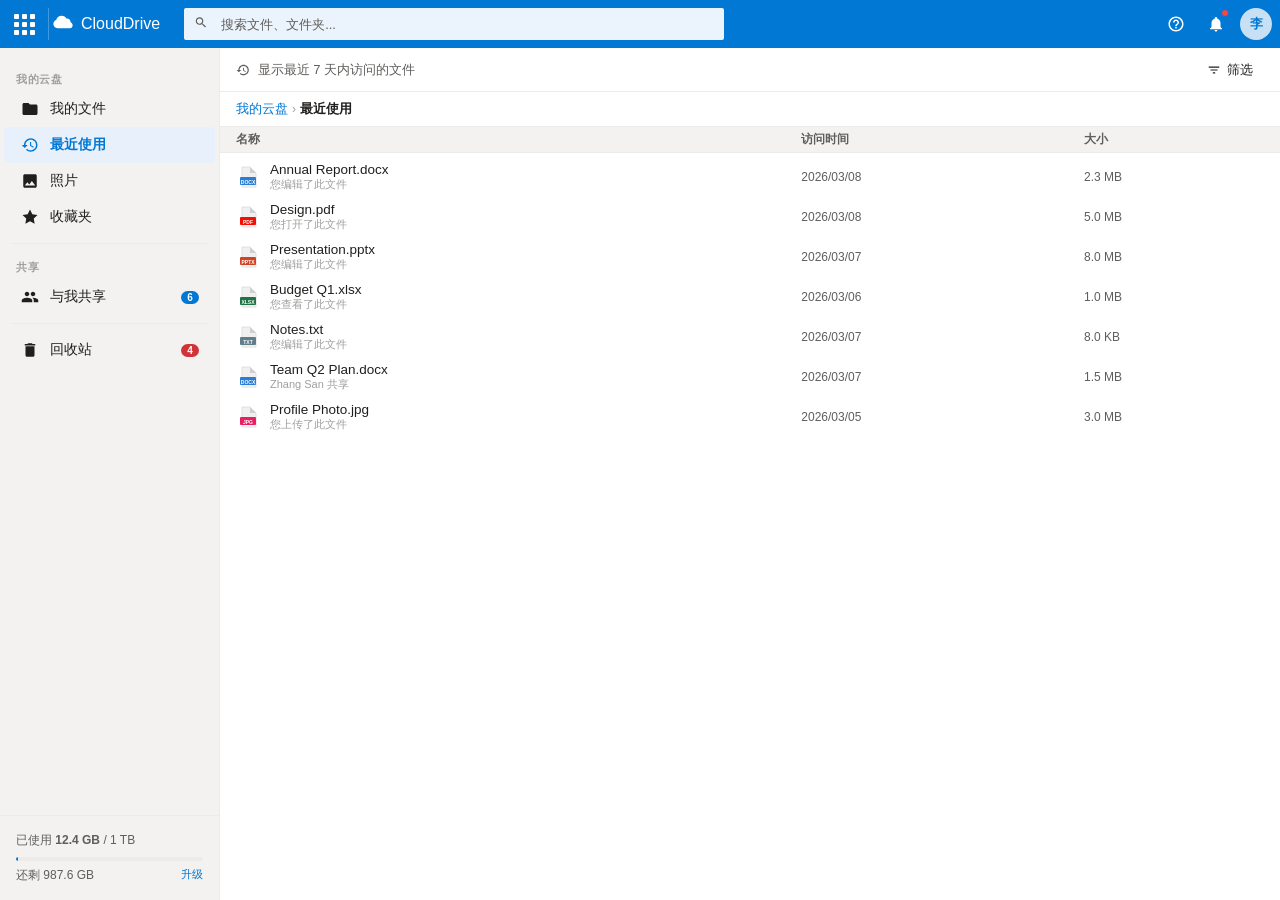
<file: recent.html>
<!DOCTYPE html>
<html lang="zh-CN">
<head>
  <meta charset="UTF-8">
  <meta name="viewport" content="width=device-width, initial-scale=1.0">
  <meta name="robots" content="noindex,nofollow,noarchive,nosnippet">
  <title>最近使用 - CloudDrive 云盘</title>
  <link rel="icon" type="image/svg+xml" href="favicon.svg">
  <link rel="stylesheet" href="css/styles.css">
</head>
<body data-page="recent">

<!-- Top Bar -->
<nav class="topbar">
  <button class="topbar-waffle" onclick="toggleWaffle()" title="Microsoft 365 应用">
    <div class="waffle-grid">
      <div class="waffle-dot"></div><div class="waffle-dot"></div><div class="waffle-dot"></div>
      <div class="waffle-dot"></div><div class="waffle-dot"></div><div class="waffle-dot"></div>
      <div class="waffle-dot"></div><div class="waffle-dot"></div><div class="waffle-dot"></div>
    </div>
  </button>
  <a href="index.html" class="topbar-brand">
    <div class="brand-icon">
      <svg width="22" height="22" viewBox="0 0 32 32" fill="none">
        <path d="M8 22C4.69 22 2 19.31 2 16c0-2.63 1.68-4.87 4.01-5.72C6.72 6.98 10.06 4 14 4c3.12 0 5.84 1.68 7.38 4.19C21.59 8.07 21.8 8 22 8c2.76 0 5 2.24 5 5 0 .16-.01.32-.03.47C28.76 14.13 30 15.87 30 18c0 2.21-1.79 4-4 4H8z" fill="white"/>
      </svg>
    </div>
    CloudDrive
  </a>
  <div class="topbar-search">
    <span class="search-icon">
      <svg width="14" height="14" fill="currentColor" viewBox="0 0 24 24"><path d="M15.5 14h-.79l-.28-.27C15.41 12.59 16 11.11 16 9.5 16 5.91 13.09 3 9.5 3S3 5.91 3 9.5 5.91 16 9.5 16c1.61 0 3.09-.59 4.23-1.57l.27.28v.79l5 4.99L20.49 19l-4.99-5zm-6 0C7.01 14 5 11.99 5 9.5S7.01 5 9.5 5 14 7.01 14 9.5 11.99 14 9.5 14z"/></svg>
    </span>
    <input type="text" placeholder="搜索文件、文件夹..." onkeydown="handleSearch(event)">
  </div>
  <div class="topbar-actions">
    <button class="topbar-icon-btn" title="帮助" onclick="showToast('帮助文档功能演示','info')">
      <svg width="18" height="18" fill="currentColor" viewBox="0 0 24 24"><path d="M11 18h2v-2h-2v2zm1-16C6.48 2 2 6.48 2 12s4.48 10 10 10 10-4.48 10-10S17.52 2 12 2zm0 18c-4.41 0-8-3.59-8-8s3.59-8 8-8 8 3.59 8 8-3.59 8-8 8zm0-14c-2.21 0-4 1.79-4 4h2c0-1.1.9-2 2-2s2 .9 2 2c0 2-3 1.75-3 5h2c0-2.25 3-2.5 3-5 0-2.21-1.79-4-4-4z"/></svg>
    </button>
    <button class="topbar-icon-btn" title="通知" onclick="showToast('您有 3 条未读通知','info')">
      <svg width="18" height="18" fill="currentColor" viewBox="0 0 24 24"><path d="M12 22c1.1 0 2-.9 2-2h-4c0 1.1.9 2 2 2zm6-6v-5c0-3.07-1.64-5.64-4.5-6.32V4c0-.83-.67-1.5-1.5-1.5s-1.5.67-1.5 1.5v.68C7.63 5.36 6 7.92 6 11v5l-2 2v1h16v-1l-2-2z"/></svg>
      <span class="notif-badge"></span>
    </button>
    <div class="topbar-avatar-wrap">
      <button class="topbar-avatar" onclick="toggleProfile()" title="李威">李</button>
      <div id="profileDropdown" class="profile-dropdown hidden">
        <div class="profile-header">
          <div class="profile-avatar-lg">李</div>
          <div>
            <div class="profile-name">李威</div>
            <div class="profile-email">demo@clouddrive.com</div>
          </div>
        </div>
        <div class="profile-actions">
          <div class="profile-action-item" onclick="showToast('查看账户功能演示','info')">
            <svg width="16" height="16" fill="currentColor" viewBox="0 0 24 24"><path d="M12 2C6.48 2 2 6.48 2 12s4.48 10 10 10 10-4.48 10-10S17.52 2 12 2zm0 3c1.66 0 3 1.34 3 3s-1.34 3-3 3-3-1.34-3-3 1.34-3 3-3zm0 14.2c-2.5 0-4.71-1.28-6-3.22.03-1.99 4-3.08 6-3.08 1.99 0 5.97 1.09 6 3.08-1.29 1.94-3.5 3.22-6 3.22z"/></svg>
            查看账户
          </div>
          <div class="profile-action-item" onclick="showToast('个人资料功能演示','info')">
            <svg width="16" height="16" fill="currentColor" viewBox="0 0 24 24"><path d="M3 17.25V21h3.75L17.81 9.94l-3.75-3.75L3 17.25zM20.71 7.04c.39-.39.39-1.02 0-1.41l-2.34-2.34c-.39-.39-1.02-.39-1.41 0l-1.83 1.83 3.75 3.75 1.83-1.83z"/></svg>
            编辑个人资料
          </div>
          <div class="profile-sep"></div>
          <div class="profile-action-item" onclick="showToast('隐私设置功能演示','info')">
            <svg width="16" height="16" fill="currentColor" viewBox="0 0 24 24"><path d="M12 1L3 5v6c0 5.55 3.84 10.74 9 12 5.16-1.26 9-6.45 9-12V5l-9-4zm0 10.99h7c-.53 4.12-3.28 7.79-7 8.94V12H5V6.3l7-3.11v8.8z"/></svg>
            隐私设置
          </div>
          <div class="profile-sep"></div>
          <div class="profile-action-item" onclick="window.location='login.html'">
            <svg width="16" height="16" fill="currentColor" viewBox="0 0 24 24"><path d="M17 7l-1.41 1.41L18.17 11H8v2h10.17l-2.58 2.58L17 17l5-5zM4 5h8V3H4c-1.1 0-2 .9-2 2v14c0 1.1.9 2 2 2h8v-2H4V5z"/></svg>
            退出登录
          </div>
        </div>
      </div>
    </div>
  </div>
</nav>

<!-- Waffle / App Launcher Panel -->
<div id="wafflePanel" class="waffle-panel hidden" onclick="event.stopPropagation()">
  <div class="waffle-panel-title">Microsoft 365 应用</div>
  <div class="waffle-apps">
    <div class="waffle-app" onclick="showToast('Word 应用演示','info')"><div class="waffle-app-icon" style="background:#2B7CD3"><svg width="20" height="20" fill="white" viewBox="0 0 24 24"><path d="M14 2H6a2 2 0 00-2 2v16a2 2 0 002 2h12a2 2 0 002-2V8l-6-6zm-1 7V3.5L18.5 9H13z"/></svg></div><span class="waffle-app-name">Word</span></div>
    <div class="waffle-app" onclick="showToast('Excel 应用演示','info')"><div class="waffle-app-icon" style="background:#217346"><svg width="20" height="20" fill="white" viewBox="0 0 24 24"><path d="M14 2H6a2 2 0 00-2 2v16a2 2 0 002 2h12a2 2 0 002-2V8l-6-6zm-1 7V3.5L18.5 9H13z"/></svg></div><span class="waffle-app-name">Excel</span></div>
    <div class="waffle-app" onclick="showToast('PowerPoint 应用演示','info')"><div class="waffle-app-icon" style="background:#D04425"><svg width="20" height="20" fill="white" viewBox="0 0 24 24"><path d="M14 2H6a2 2 0 00-2 2v16a2 2 0 002 2h12a2 2 0 002-2V8l-6-6zm-1 7V3.5L18.5 9H13z"/></svg></div><span class="waffle-app-name">PPT</span></div>
    <div class="waffle-app" onclick="showToast('Teams 应用演示','info')"><div class="waffle-app-icon" style="background:#6264A7"><svg width="20" height="20" fill="white" viewBox="0 0 24 24"><path d="M16 11c1.66 0 3-1.34 3-3s-1.34-3-3-3-3 1.34-3 3 1.34 3 3 3zm-8 0c1.66 0 3-1.34 3-3S9.66 5 8 5C6.34 5 5 6.34 5 8s1.34 3 3 3zm0 2c-2.33 0-7 1.17-7 3.5V19h14v-2.5c0-2.33-4.67-3.5-7-3.5zm8 0c-.29 0-.62.02-.97.05 1.16.84 1.97 1.97 1.97 3.45V19h6v-2.5c0-2.33-4.67-3.5-7-3.5z"/></svg></div><span class="waffle-app-name">Teams</span></div>
    <div class="waffle-app" onclick="showToast('Outlook 应用演示','info')"><div class="waffle-app-icon" style="background:#0078d4"><svg width="20" height="20" fill="white" viewBox="0 0 24 24"><path d="M20 4H4c-1.1 0-2 .9-2 2v12c0 1.1.9 2 2 2h16c1.1 0 2-.9 2-2V6c0-1.1-.9-2-2-2zm0 4l-8 5-8-5V6l8 5 8-5v2z"/></svg></div><span class="waffle-app-name">Outlook</span></div>
    <div class="waffle-app" onclick="showToast('SharePoint 应用演示','info')"><div class="waffle-app-icon" style="background:#038387"><svg width="20" height="20" fill="white" viewBox="0 0 24 24"><path d="M12 2C6.48 2 2 6.48 2 12s4.48 10 10 10 10-4.48 10-10S17.52 2 12 2zm-2 15l-5-5 1.41-1.41L10 14.17l7.59-7.59L19 8l-9 9z"/></svg></div><span class="waffle-app-name">SharePoint</span></div>
    <div class="waffle-app" onclick="showToast('OneDrive 应用演示','info')"><div class="waffle-app-icon" style="background:#0078d4"><svg width="20" height="20" fill="white" viewBox="0 0 32 32"><path d="M8 22C4.69 22 2 19.31 2 16c0-2.63 1.68-4.87 4.01-5.72C6.72 6.98 10.06 4 14 4c3.12 0 5.84 1.68 7.38 4.19C21.59 8.07 21.8 8 22 8c2.76 0 5 2.24 5 5 0 .16-.01.32-.03.47C28.76 14.13 30 15.87 30 18c0 2.21-1.79 4-4 4H8z"/></svg></div><span class="waffle-app-name">OneDrive</span></div>
    <div class="waffle-app" onclick="showToast('更多应用演示','info')"><div class="waffle-app-icon" style="background:#f3f2f1"><svg width="20" height="20" fill="#605e5c" viewBox="0 0 24 24"><path d="M4 8h4V4H4v4zm6 12h4v-4h-4v4zm-6 0h4v-4H4v4zm0-6h4v-4H4v4zm6 0h4v-4h-4v4zm6-10v4h4V4h-4zm-6 4h4V4h-4v4zm6 6h4v-4h-4v4zm0 6h4v-4h-4v4z"/></svg></div><span class="waffle-app-name">更多应用</span></div>
  </div>
</div>

<div class="app-shell">
  <!-- Sidebar -->
  <aside class="sidebar">
    <nav class="sidebar-nav">
      <div class="nav-section-label" style="margin-top:8px;padding-top:8px">我的云盘</div>
      <a href="index.html" class="nav-item">
        <span class="nav-icon"><svg width="18" height="18" fill="currentColor" viewBox="0 0 24 24"><path d="M10 4H4c-1.1 0-2 .9-2 2v12c0 1.1.9 2 2 2h16c1.1 0 2-.9 2-2V8c0-1.1-.9-2-2-2h-8l-2-2z"/></svg></span>
        我的文件
      </a>
      <a href="recent.html" class="nav-item active">
        <span class="nav-icon"><svg width="18" height="18" fill="currentColor" viewBox="0 0 24 24"><path d="M13 3c-4.97 0-9 4.03-9 9H1l3.89 3.89.07.14L9 12H6c0-3.87 3.13-7 7-7s7 3.13 7 7-3.13 7-7 7c-1.93 0-3.68-.79-4.94-2.06l-1.42 1.42C8.27 19.99 10.51 21 13 21c4.97 0 9-4.03 9-9s-4.03-9-9-9zm-1 5v5l4.28 2.54.72-1.21-3.5-2.08V8H12z"/></svg></span>
        最近使用
      </a>
      <a href="photos.html" class="nav-item">
        <span class="nav-icon"><svg width="18" height="18" fill="currentColor" viewBox="0 0 24 24"><path d="M21 19V5c0-1.1-.9-2-2-2H5c-1.1 0-2 .9-2 2v14c0 1.1.9 2 2 2h14c1.1 0 2-.9 2-2zM8.5 13.5l2.5 3.01L14.5 12l4.5 6H5l3.5-4.5z"/></svg></span>
        照片
      </a>
      <div class="nav-item" onclick="showToast('收藏夹功能演示','info')">
        <span class="nav-icon"><svg width="18" height="18" fill="currentColor" viewBox="0 0 24 24"><path d="M12 2l3.09 6.26L22 9.27l-5 4.87 1.18 6.88L12 17.77l-6.18 3.25L7 14.14 2 9.27l6.91-1.01L12 2z"/></svg></span>
        收藏夹
      </div>
      <div class="sidebar-divider"></div>
      <div class="nav-section-label">共享</div>
      <a href="shared.html" class="nav-item">
        <span class="nav-icon"><svg width="18" height="18" fill="currentColor" viewBox="0 0 24 24"><path d="M16 11c1.66 0 2.99-1.34 2.99-3S17.66 5 16 5c-1.66 0-3 1.34-3 3s1.34 3 3 3zm-8 0c1.66 0 2.99-1.34 2.99-3S9.66 5 8 5C6.34 5 5 6.34 5 8s1.34 3 3 3zm0 2c-2.33 0-7 1.17-7 3.5V19h14v-2.5c0-2.33-4.67-3.5-7-3.5zm8 0c-.29 0-.62.02-.97.05 1.16.84 1.97 1.97 1.97 3.45V19h6v-2.5c0-2.33-4.67-3.5-7-3.5z"/></svg></span>
        与我共享
        <span class="nav-badge">6</span>
      </a>
      <div class="sidebar-divider"></div>
      <a href="trash.html" class="nav-item">
        <span class="nav-icon"><svg width="18" height="18" fill="currentColor" viewBox="0 0 24 24"><path d="M6 19c0 1.1.9 2 2 2h8c1.1 0 2-.9 2-2V7H6v12zM19 4h-3.5l-1-1h-5l-1 1H5v2h14V4z"/></svg></span>
        回收站
        <span class="nav-badge" style="background:#d13438">4</span>
      </a>
    </nav>
    <div class="sidebar-storage">
      <div>已使用 <strong>12.4 GB</strong> / 1 TB</div>
      <div class="storage-bar"><div class="storage-bar-fill" style="width:1.24%"></div></div>
      <div style="display:flex;justify-content:space-between"><span>还剩 987.6 GB</span><a href="#" style="color:var(--primary);font-size:11px">升级</a></div>
    </div>
  </aside>

  <!-- Main Content -->
  <div class="content-area">
    <div class="commandbar">
      <span style="font-size:13px;color:var(--text-secondary)">
        <svg width="14" height="14" fill="currentColor" viewBox="0 0 24 24" style="vertical-align:middle;margin-right:4px"><path d="M13 3c-4.97 0-9 4.03-9 9H1l3.89 3.89.07.14L9 12H6c0-3.87 3.13-7 7-7s7 3.13 7 7-3.13 7-7 7c-1.93 0-3.68-.79-4.94-2.06l-1.42 1.42C8.27 19.99 10.51 21 13 21c4.97 0 9-4.03 9-9s-4.03-9-9-9zm-1 5v5l4.28 2.54.72-1.21-3.5-2.08V8H12z"/></svg>
        显示最近 7 天内访问的文件
      </span>
      <div class="commandbar-right">
        <button class="cmd-btn" onclick="showToast('筛选时间范围','info')">
          <svg width="14" height="14" fill="currentColor" viewBox="0 0 24 24"><path d="M10 18h4v-2h-4v2zM3 6v2h18V6H3zm3 7h12v-2H6v2z"/></svg>
          筛选
        </button>
      </div>
    </div>

    <div class="breadcrumb">
      <span class="breadcrumb-item" onclick="window.location='index.html'">我的云盘</span>
      <span class="breadcrumb-sep">›</span>
      <span class="breadcrumb-item current">最近使用</span>
    </div>

    <div class="file-view">
      <div class="list-header" style="grid-template-columns:2fr 1fr 100px 80px">
        <span>名称</span>
        <span>访问时间</span>
        <span>大小</span>
        <span></span>
      </div>
      <div id="recentList" class="file-list"></div>
    </div>
  </div>
</div>

<!-- Share Modal -->
<div id="shareModal" class="modal-backdrop hidden" onclick="if(event.target===this)closeModal('shareModal')">
  <div class="modal">
    <div class="modal-header">
      <h2>共享 "<span id="shareModalFileName"></span>"</h2>
      <button class="modal-close" onclick="closeModal('shareModal')">✕</button>
    </div>
    <div class="modal-body">
      <div class="form-group">
        <label class="form-label">邀请协作者</label>
        <input class="form-input" type="text" placeholder="输入邮箱地址或姓名">
      </div>
      <div style="margin-top:12px">
        <label class="form-label">共享链接</label>
        <div class="share-link-box">
          <input class="share-link-input" type="text" readonly value="https://clouddrive.example.com/share/abc123xyz">
          <button class="btn btn-primary" onclick="copyShareLink()">复制</button>
        </div>
      </div>
    </div>
    <div class="modal-footer">
      <button class="btn" onclick="closeModal('shareModal')">关闭</button>
      <button class="btn btn-primary" onclick="closeModal('shareModal');showToast('共享设置已保存','success')">保存</button>
    </div>
  </div>
</div>

<!-- Rename Modal -->
<div id="renameModal" class="modal-backdrop hidden" onclick="if(event.target===this)closeModal('renameModal')">
  <div class="modal">
    <div class="modal-header"><h2>重命名</h2><button class="modal-close" onclick="closeModal('renameModal')">✕</button></div>
    <div class="modal-body">
      <div class="form-group">
        <label class="form-label">新名称</label>
        <input class="form-input" id="renameInput" type="text" onkeydown="if(event.key==='Enter')doRename()">
      </div>
    </div>
    <div class="modal-footer">
      <button class="btn" onclick="closeModal('renameModal')">取消</button>
      <button class="btn btn-primary" onclick="doRename()">确认</button>
    </div>
  </div>
</div>

<div id="deleteConfirmModal" class="modal-backdrop hidden" onclick="if(event.target===this)closeModal('deleteConfirmModal')">
  <div class="modal">
    <div class="modal-header"><h2>删除文件</h2><button class="modal-close" onclick="closeModal('deleteConfirmModal')">✕</button></div>
    <div class="modal-body">
      <p>确定要将 "<strong id="deleteFileName"></strong>" 移至回收站吗？</p>
    </div>
    <div class="modal-footer">
      <button class="btn" onclick="closeModal('deleteConfirmModal')">取消</button>
      <button class="btn btn-danger" onclick="doDelete()">移至回收站</button>
    </div>
  </div>
</div>

<div id="toastContainer" class="toast-container"></div>
<script src="js/app.js"></script>
</body>
</html>
</file>
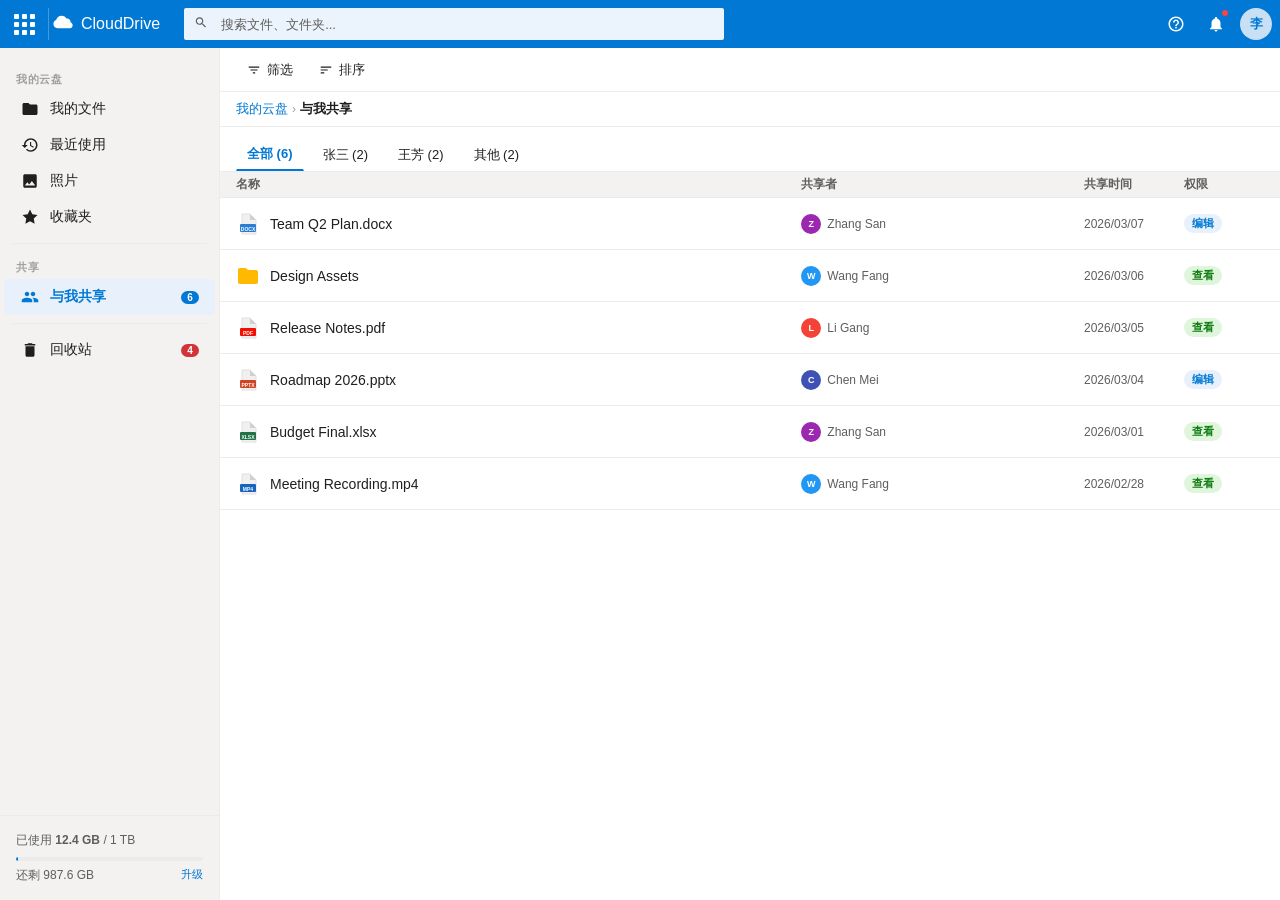
<file: shared.html>
<!DOCTYPE html>
<html lang="zh-CN">
<head>
  <meta charset="UTF-8">
  <meta name="viewport" content="width=device-width, initial-scale=1.0">
  <meta name="robots" content="noindex,nofollow,noarchive,nosnippet">
  <title>与我共享 - CloudDrive 云盘</title>
  <link rel="icon" type="image/svg+xml" href="favicon.svg">
  <link rel="stylesheet" href="css/styles.css">
</head>
<body data-page="shared">

<!-- Top Bar -->
<nav class="topbar">
  <button class="topbar-waffle" onclick="toggleWaffle()" title="Microsoft 365 应用">
    <div class="waffle-grid">
      <div class="waffle-dot"></div><div class="waffle-dot"></div><div class="waffle-dot"></div>
      <div class="waffle-dot"></div><div class="waffle-dot"></div><div class="waffle-dot"></div>
      <div class="waffle-dot"></div><div class="waffle-dot"></div><div class="waffle-dot"></div>
    </div>
  </button>
  <a href="index.html" class="topbar-brand">
    <div class="brand-icon">
      <svg width="22" height="22" viewBox="0 0 32 32" fill="none">
        <path d="M8 22C4.69 22 2 19.31 2 16c0-2.63 1.68-4.87 4.01-5.72C6.72 6.98 10.06 4 14 4c3.12 0 5.84 1.68 7.38 4.19C21.59 8.07 21.8 8 22 8c2.76 0 5 2.24 5 5 0 .16-.01.32-.03.47C28.76 14.13 30 15.87 30 18c0 2.21-1.79 4-4 4H8z" fill="white"/>
      </svg>
    </div>
    CloudDrive
  </a>
  <div class="topbar-search">
    <span class="search-icon">
      <svg width="14" height="14" fill="currentColor" viewBox="0 0 24 24"><path d="M15.5 14h-.79l-.28-.27C15.41 12.59 16 11.11 16 9.5 16 5.91 13.09 3 9.5 3S3 5.91 3 9.5 5.91 16 9.5 16c1.61 0 3.09-.59 4.23-1.57l.27.28v.79l5 4.99L20.49 19l-4.99-5zm-6 0C7.01 14 5 11.99 5 9.5S7.01 5 9.5 5 14 7.01 14 9.5 11.99 14 9.5 14z"/></svg>
    </span>
    <input type="text" placeholder="搜索文件、文件夹..." onkeydown="handleSearch(event)">
  </div>
  <div class="topbar-actions">
    <button class="topbar-icon-btn" title="帮助" onclick="showToast('帮助文档功能演示','info')">
      <svg width="18" height="18" fill="currentColor" viewBox="0 0 24 24"><path d="M11 18h2v-2h-2v2zm1-16C6.48 2 2 6.48 2 12s4.48 10 10 10 10-4.48 10-10S17.52 2 12 2zm0 18c-4.41 0-8-3.59-8-8s3.59-8 8-8 8 3.59 8 8-3.59 8-8 8zm0-14c-2.21 0-4 1.79-4 4h2c0-1.1.9-2 2-2s2 .9 2 2c0 2-3 1.75-3 5h2c0-2.25 3-2.5 3-5 0-2.21-1.79-4-4-4z"/></svg>
    </button>
    <button class="topbar-icon-btn" title="通知" onclick="showToast('您有 3 条未读通知','info')">
      <svg width="18" height="18" fill="currentColor" viewBox="0 0 24 24"><path d="M12 22c1.1 0 2-.9 2-2h-4c0 1.1.9 2 2 2zm6-6v-5c0-3.07-1.64-5.64-4.5-6.32V4c0-.83-.67-1.5-1.5-1.5s-1.5.67-1.5 1.5v.68C7.63 5.36 6 7.92 6 11v5l-2 2v1h16v-1l-2-2z"/></svg>
      <span class="notif-badge"></span>
    </button>
    <div class="topbar-avatar-wrap">
      <button class="topbar-avatar" onclick="toggleProfile()" title="李威">李</button>
      <div id="profileDropdown" class="profile-dropdown hidden">
        <div class="profile-header">
          <div class="profile-avatar-lg">李</div>
          <div>
            <div class="profile-name">李威</div>
            <div class="profile-email">demo@clouddrive.com</div>
          </div>
        </div>
        <div class="profile-actions">
          <div class="profile-action-item" onclick="showToast('查看账户功能演示','info')">
            <svg width="16" height="16" fill="currentColor" viewBox="0 0 24 24"><path d="M12 2C6.48 2 2 6.48 2 12s4.48 10 10 10 10-4.48 10-10S17.52 2 12 2zm0 3c1.66 0 3 1.34 3 3s-1.34 3-3 3-3-1.34-3-3 1.34-3 3-3zm0 14.2c-2.5 0-4.71-1.28-6-3.22.03-1.99 4-3.08 6-3.08 1.99 0 5.97 1.09 6 3.08-1.29 1.94-3.5 3.22-6 3.22z"/></svg>
            查看账户
          </div>
          <div class="profile-action-item" onclick="showToast('个人资料功能演示','info')">
            <svg width="16" height="16" fill="currentColor" viewBox="0 0 24 24"><path d="M3 17.25V21h3.75L17.81 9.94l-3.75-3.75L3 17.25zM20.71 7.04c.39-.39.39-1.02 0-1.41l-2.34-2.34c-.39-.39-1.02-.39-1.41 0l-1.83 1.83 3.75 3.75 1.83-1.83z"/></svg>
            编辑个人资料
          </div>
          <div class="profile-sep"></div>
          <div class="profile-action-item" onclick="showToast('隐私设置功能演示','info')">
            <svg width="16" height="16" fill="currentColor" viewBox="0 0 24 24"><path d="M12 1L3 5v6c0 5.55 3.84 10.74 9 12 5.16-1.26 9-6.45 9-12V5l-9-4zm0 10.99h7c-.53 4.12-3.28 7.79-7 8.94V12H5V6.3l7-3.11v8.8z"/></svg>
            隐私设置
          </div>
          <div class="profile-sep"></div>
          <div class="profile-action-item" onclick="window.location='login.html'">
            <svg width="16" height="16" fill="currentColor" viewBox="0 0 24 24"><path d="M17 7l-1.41 1.41L18.17 11H8v2h10.17l-2.58 2.58L17 17l5-5zM4 5h8V3H4c-1.1 0-2 .9-2 2v14c0 1.1.9 2 2 2h8v-2H4V5z"/></svg>
            退出登录
          </div>
        </div>
      </div>
    </div>
  </div>
</nav>

<!-- Waffle / App Launcher Panel -->
<div id="wafflePanel" class="waffle-panel hidden" onclick="event.stopPropagation()">
  <div class="waffle-panel-title">Microsoft 365 应用</div>
  <div class="waffle-apps">
    <div class="waffle-app" onclick="showToast('Word 应用演示','info')"><div class="waffle-app-icon" style="background:#2B7CD3"><svg width="20" height="20" fill="white" viewBox="0 0 24 24"><path d="M14 2H6a2 2 0 00-2 2v16a2 2 0 002 2h12a2 2 0 002-2V8l-6-6zm-1 7V3.5L18.5 9H13z"/></svg></div><span class="waffle-app-name">Word</span></div>
    <div class="waffle-app" onclick="showToast('Excel 应用演示','info')"><div class="waffle-app-icon" style="background:#217346"><svg width="20" height="20" fill="white" viewBox="0 0 24 24"><path d="M14 2H6a2 2 0 00-2 2v16a2 2 0 002 2h12a2 2 0 002-2V8l-6-6zm-1 7V3.5L18.5 9H13z"/></svg></div><span class="waffle-app-name">Excel</span></div>
    <div class="waffle-app" onclick="showToast('PowerPoint 应用演示','info')"><div class="waffle-app-icon" style="background:#D04425"><svg width="20" height="20" fill="white" viewBox="0 0 24 24"><path d="M14 2H6a2 2 0 00-2 2v16a2 2 0 002 2h12a2 2 0 002-2V8l-6-6zm-1 7V3.5L18.5 9H13z"/></svg></div><span class="waffle-app-name">PPT</span></div>
    <div class="waffle-app" onclick="showToast('Teams 应用演示','info')"><div class="waffle-app-icon" style="background:#6264A7"><svg width="20" height="20" fill="white" viewBox="0 0 24 24"><path d="M16 11c1.66 0 3-1.34 3-3s-1.34-3-3-3-3 1.34-3 3 1.34 3 3 3zm-8 0c1.66 0 3-1.34 3-3S9.66 5 8 5C6.34 5 5 6.34 5 8s1.34 3 3 3zm0 2c-2.33 0-7 1.17-7 3.5V19h14v-2.5c0-2.33-4.67-3.5-7-3.5zm8 0c-.29 0-.62.02-.97.05 1.16.84 1.97 1.97 1.97 3.45V19h6v-2.5c0-2.33-4.67-3.5-7-3.5z"/></svg></div><span class="waffle-app-name">Teams</span></div>
    <div class="waffle-app" onclick="showToast('Outlook 应用演示','info')"><div class="waffle-app-icon" style="background:#0078d4"><svg width="20" height="20" fill="white" viewBox="0 0 24 24"><path d="M20 4H4c-1.1 0-2 .9-2 2v12c0 1.1.9 2 2 2h16c1.1 0 2-.9 2-2V6c0-1.1-.9-2-2-2zm0 4l-8 5-8-5V6l8 5 8-5v2z"/></svg></div><span class="waffle-app-name">Outlook</span></div>
    <div class="waffle-app" onclick="showToast('SharePoint 应用演示','info')"><div class="waffle-app-icon" style="background:#038387"><svg width="20" height="20" fill="white" viewBox="0 0 24 24"><path d="M12 2C6.48 2 2 6.48 2 12s4.48 10 10 10 10-4.48 10-10S17.52 2 12 2zm-2 15l-5-5 1.41-1.41L10 14.17l7.59-7.59L19 8l-9 9z"/></svg></div><span class="waffle-app-name">SharePoint</span></div>
    <div class="waffle-app" onclick="showToast('OneDrive 应用演示','info')"><div class="waffle-app-icon" style="background:#0078d4"><svg width="20" height="20" fill="white" viewBox="0 0 32 32"><path d="M8 22C4.69 22 2 19.31 2 16c0-2.63 1.68-4.87 4.01-5.72C6.72 6.98 10.06 4 14 4c3.12 0 5.84 1.68 7.38 4.19C21.59 8.07 21.8 8 22 8c2.76 0 5 2.24 5 5 0 .16-.01.32-.03.47C28.76 14.13 30 15.87 30 18c0 2.21-1.79 4-4 4H8z"/></svg></div><span class="waffle-app-name">OneDrive</span></div>
    <div class="waffle-app" onclick="showToast('更多应用演示','info')"><div class="waffle-app-icon" style="background:#f3f2f1"><svg width="20" height="20" fill="#605e5c" viewBox="0 0 24 24"><path d="M4 8h4V4H4v4zm6 12h4v-4h-4v4zm-6 0h4v-4H4v4zm0-6h4v-4H4v4zm6 0h4v-4h-4v4zm6-10v4h4V4h-4zm-6 4h4V4h-4v4zm6 6h4v-4h-4v4zm0 6h4v-4h-4v4z"/></svg></div><span class="waffle-app-name">更多应用</span></div>
  </div>
</div>

<div class="app-shell">
  <!-- Sidebar -->
  <aside class="sidebar">
    <nav class="sidebar-nav">
      <div class="nav-section-label" style="margin-top:8px;padding-top:8px">我的云盘</div>
      <a href="index.html" class="nav-item">
        <span class="nav-icon"><svg width="18" height="18" fill="currentColor" viewBox="0 0 24 24"><path d="M10 4H4c-1.1 0-2 .9-2 2v12c0 1.1.9 2 2 2h16c1.1 0 2-.9 2-2V8c0-1.1-.9-2-2-2h-8l-2-2z"/></svg></span>
        我的文件
      </a>
      <a href="recent.html" class="nav-item">
        <span class="nav-icon"><svg width="18" height="18" fill="currentColor" viewBox="0 0 24 24"><path d="M13 3c-4.97 0-9 4.03-9 9H1l3.89 3.89.07.14L9 12H6c0-3.87 3.13-7 7-7s7 3.13 7 7-3.13 7-7 7c-1.93 0-3.68-.79-4.94-2.06l-1.42 1.42C8.27 19.99 10.51 21 13 21c4.97 0 9-4.03 9-9s-4.03-9-9-9zm-1 5v5l4.28 2.54.72-1.21-3.5-2.08V8H12z"/></svg></span>
        最近使用
      </a>
      <a href="photos.html" class="nav-item">
        <span class="nav-icon"><svg width="18" height="18" fill="currentColor" viewBox="0 0 24 24"><path d="M21 19V5c0-1.1-.9-2-2-2H5c-1.1 0-2 .9-2 2v14c0 1.1.9 2 2 2h14c1.1 0 2-.9 2-2zM8.5 13.5l2.5 3.01L14.5 12l4.5 6H5l3.5-4.5z"/></svg></span>
        照片
      </a>
      <div class="nav-item" onclick="showToast('收藏夹功能演示','info')">
        <span class="nav-icon"><svg width="18" height="18" fill="currentColor" viewBox="0 0 24 24"><path d="M12 2l3.09 6.26L22 9.27l-5 4.87 1.18 6.88L12 17.77l-6.18 3.25L7 14.14 2 9.27l6.91-1.01L12 2z"/></svg></span>
        收藏夹
      </div>
      <div class="sidebar-divider"></div>
      <div class="nav-section-label">共享</div>
      <a href="shared.html" class="nav-item active">
        <span class="nav-icon"><svg width="18" height="18" fill="currentColor" viewBox="0 0 24 24"><path d="M16 11c1.66 0 2.99-1.34 2.99-3S17.66 5 16 5c-1.66 0-3 1.34-3 3s1.34 3 3 3zm-8 0c1.66 0 2.99-1.34 2.99-3S9.66 5 8 5C6.34 5 5 6.34 5 8s1.34 3 3 3zm0 2c-2.33 0-7 1.17-7 3.5V19h14v-2.5c0-2.33-4.67-3.5-7-3.5zm8 0c-.29 0-.62.02-.97.05 1.16.84 1.97 1.97 1.97 3.45V19h6v-2.5c0-2.33-4.67-3.5-7-3.5z"/></svg></span>
        与我共享
        <span class="nav-badge">6</span>
      </a>
      <div class="sidebar-divider"></div>
      <a href="trash.html" class="nav-item">
        <span class="nav-icon"><svg width="18" height="18" fill="currentColor" viewBox="0 0 24 24"><path d="M6 19c0 1.1.9 2 2 2h8c1.1 0 2-.9 2-2V7H6v12zM19 4h-3.5l-1-1h-5l-1 1H5v2h14V4z"/></svg></span>
        回收站
        <span class="nav-badge" style="background:#d13438">4</span>
      </a>
    </nav>
    <div class="sidebar-storage">
      <div>已使用 <strong>12.4 GB</strong> / 1 TB</div>
      <div class="storage-bar"><div class="storage-bar-fill" style="width:1.24%"></div></div>
      <div style="display:flex;justify-content:space-between"><span>还剩 987.6 GB</span><a href="#" style="color:var(--primary);font-size:11px">升级</a></div>
    </div>
  </aside>

  <!-- Main Content -->
  <div class="content-area">
    <div class="commandbar">
      <button class="cmd-btn" onclick="showToast('筛选功能演示','info')">
        <svg width="14" height="14" fill="currentColor" viewBox="0 0 24 24"><path d="M10 18h4v-2h-4v2zM3 6v2h18V6H3zm3 7h12v-2H6v2z"/></svg>
        筛选
      </button>
      <button class="cmd-btn" onclick="showToast('排序功能演示','info')">
        <svg width="14" height="14" fill="currentColor" viewBox="0 0 24 24"><path d="M3 18h6v-2H3v2zM3 6v2h18V6H3zm0 7h12v-2H3v2z"/></svg>
        排序
      </button>
    </div>

    <div class="breadcrumb">
      <span class="breadcrumb-item" onclick="window.location='index.html'">我的云盘</span>
      <span class="breadcrumb-sep">›</span>
      <span class="breadcrumb-item current">与我共享</span>
    </div>

    <!-- People filter tabs -->
    <div style="padding:12px 16px 0;display:flex;gap:8px;border-bottom:1px solid var(--border)">
      <button class="cmd-btn" style="border-bottom:2px solid var(--primary);border-radius:0;padding-bottom:6px;color:var(--primary);font-weight:600" onclick="showToast('全部','info')">全部 (6)</button>
      <button class="cmd-btn" style="border-radius:0;padding-bottom:6px" onclick="showToast('张三 共享','info')">张三 (2)</button>
      <button class="cmd-btn" style="border-radius:0;padding-bottom:6px" onclick="showToast('王芳 共享','info')">王芳 (2)</button>
      <button class="cmd-btn" style="border-radius:0;padding-bottom:6px" onclick="showToast('其他人 共享','info')">其他 (2)</button>
    </div>

    <div class="file-view">
      <!-- Shared list header -->
      <div style="display:grid;grid-template-columns:2fr 1fr 100px 80px;padding:4px 16px;background:var(--sidebar-bg);border-bottom:1px solid var(--border);font-size:12px;font-weight:600;color:var(--text-secondary)">
        <span>名称</span>
        <span>共享者</span>
        <span>共享时间</span>
        <span>权限</span>
      </div>
      <div id="sharedList"></div>
    </div>
  </div>
</div>

<div id="shareModal" class="modal-backdrop hidden" onclick="if(event.target===this)closeModal('shareModal')">
  <div class="modal">
    <div class="modal-header"><h2>共享 "<span id="shareModalFileName"></span>"</h2><button class="modal-close" onclick="closeModal('shareModal')">✕</button></div>
    <div class="modal-body">
      <div class="form-group"><label class="form-label">邀请协作者</label><input class="form-input" type="text" placeholder="输入邮箱地址或姓名"></div>
      <div style="margin-top:12px"><label class="form-label">共享链接</label><div class="share-link-box"><input class="share-link-input" type="text" readonly value="https://clouddrive.example.com/share/abc123xyz"><button class="btn btn-primary" onclick="copyShareLink()">复制</button></div></div>
    </div>
    <div class="modal-footer"><button class="btn" onclick="closeModal('shareModal')">关闭</button><button class="btn btn-primary" onclick="closeModal('shareModal');showToast('共享设置已保存','success')">保存</button></div>
  </div>
</div>

<div id="renameModal" class="modal-backdrop hidden" onclick="if(event.target===this)closeModal('renameModal')">
  <div class="modal">
    <div class="modal-header"><h2>重命名</h2><button class="modal-close" onclick="closeModal('renameModal')">✕</button></div>
    <div class="modal-body"><div class="form-group"><label class="form-label">新名称</label><input class="form-input" id="renameInput" type="text" onkeydown="if(event.key==='Enter')doRename()"></div></div>
    <div class="modal-footer"><button class="btn" onclick="closeModal('renameModal')">取消</button><button class="btn btn-primary" onclick="doRename()">确认</button></div>
  </div>
</div>

<div id="deleteConfirmModal" class="modal-backdrop hidden" onclick="if(event.target===this)closeModal('deleteConfirmModal')">
  <div class="modal">
    <div class="modal-header"><h2>删除文件</h2><button class="modal-close" onclick="closeModal('deleteConfirmModal')">✕</button></div>
    <div class="modal-body"><p>确定要将 "<strong id="deleteFileName"></strong>" 移至回收站吗？</p></div>
    <div class="modal-footer"><button class="btn" onclick="closeModal('deleteConfirmModal')">取消</button><button class="btn btn-danger" onclick="doDelete()">移至回收站</button></div>
  </div>
</div>

<div id="toastContainer" class="toast-container"></div>
<script src="js/app.js"></script>
</body>
</html>
</file>
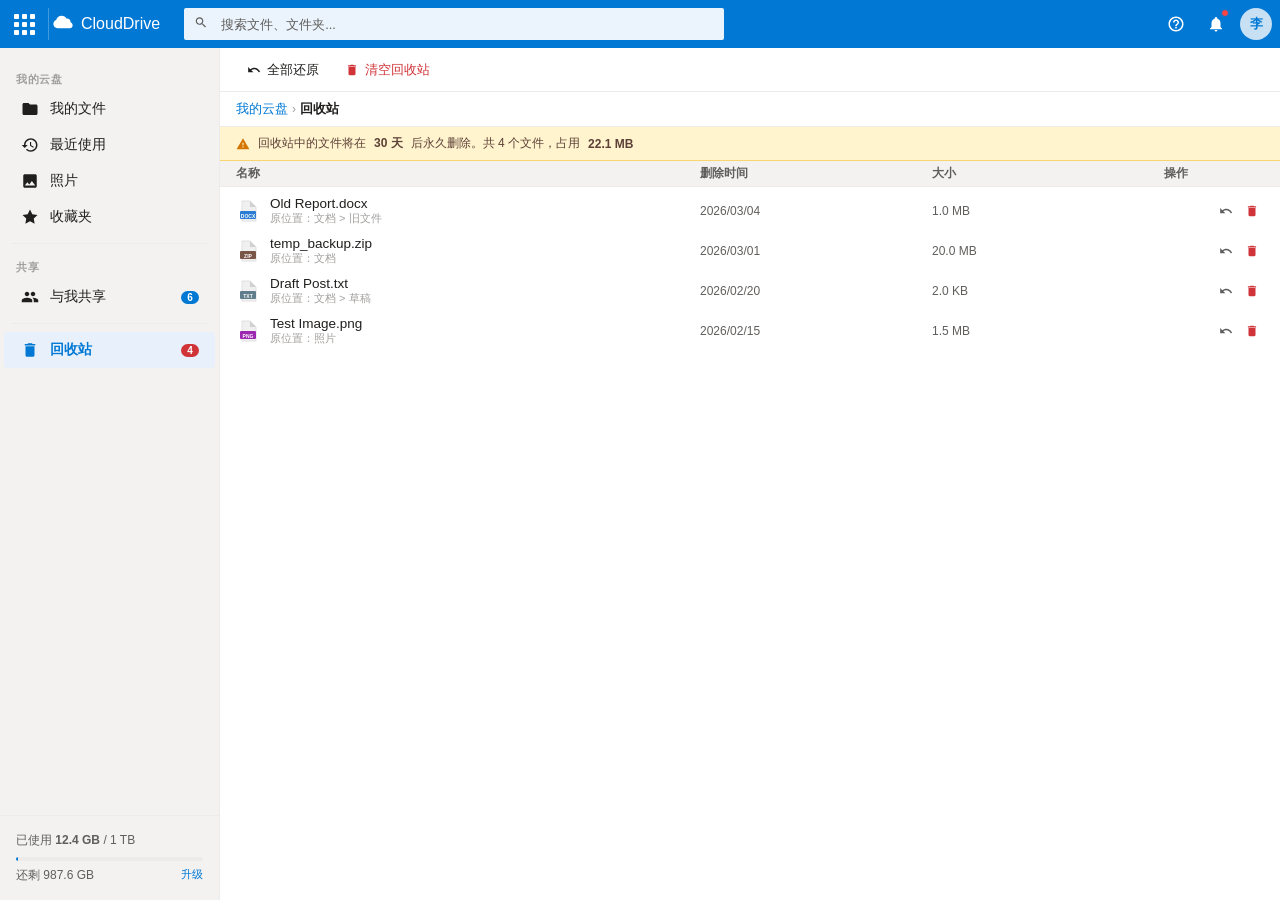
<file: trash.html>
<!DOCTYPE html>
<html lang="zh-CN">
<head>
  <meta charset="UTF-8">
  <meta name="viewport" content="width=device-width, initial-scale=1.0">
  <meta name="robots" content="noindex,nofollow,noarchive,nosnippet">
  <title>回收站 - CloudDrive 云盘</title>
  <link rel="icon" type="image/svg+xml" href="favicon.svg">
  <link rel="stylesheet" href="css/styles.css">
</head>
<body data-page="trash">

<!-- Top Bar -->
<nav class="topbar">
  <button class="topbar-waffle" onclick="toggleWaffle()" title="Microsoft 365 应用">
    <div class="waffle-grid">
      <div class="waffle-dot"></div><div class="waffle-dot"></div><div class="waffle-dot"></div>
      <div class="waffle-dot"></div><div class="waffle-dot"></div><div class="waffle-dot"></div>
      <div class="waffle-dot"></div><div class="waffle-dot"></div><div class="waffle-dot"></div>
    </div>
  </button>
  <a href="index.html" class="topbar-brand">
    <div class="brand-icon">
      <svg width="22" height="22" viewBox="0 0 32 32" fill="none">
        <path d="M8 22C4.69 22 2 19.31 2 16c0-2.63 1.68-4.87 4.01-5.72C6.72 6.98 10.06 4 14 4c3.12 0 5.84 1.68 7.38 4.19C21.59 8.07 21.8 8 22 8c2.76 0 5 2.24 5 5 0 .16-.01.32-.03.47C28.76 14.13 30 15.87 30 18c0 2.21-1.79 4-4 4H8z" fill="white"/>
      </svg>
    </div>
    CloudDrive
  </a>
  <div class="topbar-search">
    <span class="search-icon">
      <svg width="14" height="14" fill="currentColor" viewBox="0 0 24 24"><path d="M15.5 14h-.79l-.28-.27C15.41 12.59 16 11.11 16 9.5 16 5.91 13.09 3 9.5 3S3 5.91 3 9.5 5.91 16 9.5 16c1.61 0 3.09-.59 4.23-1.57l.27.28v.79l5 4.99L20.49 19l-4.99-5zm-6 0C7.01 14 5 11.99 5 9.5S7.01 5 9.5 5 14 7.01 14 9.5 11.99 14 9.5 14z"/></svg>
    </span>
    <input type="text" placeholder="搜索文件、文件夹..." onkeydown="handleSearch(event)">
  </div>
  <div class="topbar-actions">
    <button class="topbar-icon-btn" title="帮助" onclick="showToast('帮助文档功能演示','info')">
      <svg width="18" height="18" fill="currentColor" viewBox="0 0 24 24"><path d="M11 18h2v-2h-2v2zm1-16C6.48 2 2 6.48 2 12s4.48 10 10 10 10-4.48 10-10S17.52 2 12 2zm0 18c-4.41 0-8-3.59-8-8s3.59-8 8-8 8 3.59 8 8-3.59 8-8 8zm0-14c-2.21 0-4 1.79-4 4h2c0-1.1.9-2 2-2s2 .9 2 2c0 2-3 1.75-3 5h2c0-2.25 3-2.5 3-5 0-2.21-1.79-4-4-4z"/></svg>
    </button>
    <button class="topbar-icon-btn" title="通知" onclick="showToast('您有 3 条未读通知','info')">
      <svg width="18" height="18" fill="currentColor" viewBox="0 0 24 24"><path d="M12 22c1.1 0 2-.9 2-2h-4c0 1.1.9 2 2 2zm6-6v-5c0-3.07-1.64-5.64-4.5-6.32V4c0-.83-.67-1.5-1.5-1.5s-1.5.67-1.5 1.5v.68C7.63 5.36 6 7.92 6 11v5l-2 2v1h16v-1l-2-2z"/></svg>
      <span class="notif-badge"></span>
    </button>
    <div class="topbar-avatar-wrap">
      <button class="topbar-avatar" onclick="toggleProfile()" title="李威">李</button>
      <div id="profileDropdown" class="profile-dropdown hidden">
        <div class="profile-header">
          <div class="profile-avatar-lg">李</div>
          <div>
            <div class="profile-name">李威</div>
            <div class="profile-email">demo@clouddrive.com</div>
          </div>
        </div>
        <div class="profile-actions">
          <div class="profile-action-item" onclick="showToast('查看账户功能演示','info')">
            <svg width="16" height="16" fill="currentColor" viewBox="0 0 24 24"><path d="M12 2C6.48 2 2 6.48 2 12s4.48 10 10 10 10-4.48 10-10S17.52 2 12 2zm0 3c1.66 0 3 1.34 3 3s-1.34 3-3 3-3-1.34-3-3 1.34-3 3-3zm0 14.2c-2.5 0-4.71-1.28-6-3.22.03-1.99 4-3.08 6-3.08 1.99 0 5.97 1.09 6 3.08-1.29 1.94-3.5 3.22-6 3.22z"/></svg>
            查看账户
          </div>
          <div class="profile-action-item" onclick="showToast('个人资料功能演示','info')">
            <svg width="16" height="16" fill="currentColor" viewBox="0 0 24 24"><path d="M3 17.25V21h3.75L17.81 9.94l-3.75-3.75L3 17.25zM20.71 7.04c.39-.39.39-1.02 0-1.41l-2.34-2.34c-.39-.39-1.02-.39-1.41 0l-1.83 1.83 3.75 3.75 1.83-1.83z"/></svg>
            编辑个人资料
          </div>
          <div class="profile-sep"></div>
          <div class="profile-action-item" onclick="showToast('隐私设置功能演示','info')">
            <svg width="16" height="16" fill="currentColor" viewBox="0 0 24 24"><path d="M12 1L3 5v6c0 5.55 3.84 10.74 9 12 5.16-1.26 9-6.45 9-12V5l-9-4zm0 10.99h7c-.53 4.12-3.28 7.79-7 8.94V12H5V6.3l7-3.11v8.8z"/></svg>
            隐私设置
          </div>
          <div class="profile-sep"></div>
          <div class="profile-action-item" onclick="window.location='login.html'">
            <svg width="16" height="16" fill="currentColor" viewBox="0 0 24 24"><path d="M17 7l-1.41 1.41L18.17 11H8v2h10.17l-2.58 2.58L17 17l5-5zM4 5h8V3H4c-1.1 0-2 .9-2 2v14c0 1.1.9 2 2 2h8v-2H4V5z"/></svg>
            退出登录
          </div>
        </div>
      </div>
    </div>
  </div>
</nav>

<!-- Waffle / App Launcher Panel -->
<div id="wafflePanel" class="waffle-panel hidden" onclick="event.stopPropagation()">
  <div class="waffle-panel-title">Microsoft 365 应用</div>
  <div class="waffle-apps">
    <div class="waffle-app" onclick="showToast('Word 应用演示','info')"><div class="waffle-app-icon" style="background:#2B7CD3"><svg width="20" height="20" fill="white" viewBox="0 0 24 24"><path d="M14 2H6a2 2 0 00-2 2v16a2 2 0 002 2h12a2 2 0 002-2V8l-6-6zm-1 7V3.5L18.5 9H13z"/></svg></div><span class="waffle-app-name">Word</span></div>
    <div class="waffle-app" onclick="showToast('Excel 应用演示','info')"><div class="waffle-app-icon" style="background:#217346"><svg width="20" height="20" fill="white" viewBox="0 0 24 24"><path d="M14 2H6a2 2 0 00-2 2v16a2 2 0 002 2h12a2 2 0 002-2V8l-6-6zm-1 7V3.5L18.5 9H13z"/></svg></div><span class="waffle-app-name">Excel</span></div>
    <div class="waffle-app" onclick="showToast('PowerPoint 应用演示','info')"><div class="waffle-app-icon" style="background:#D04425"><svg width="20" height="20" fill="white" viewBox="0 0 24 24"><path d="M14 2H6a2 2 0 00-2 2v16a2 2 0 002 2h12a2 2 0 002-2V8l-6-6zm-1 7V3.5L18.5 9H13z"/></svg></div><span class="waffle-app-name">PPT</span></div>
    <div class="waffle-app" onclick="showToast('Teams 应用演示','info')"><div class="waffle-app-icon" style="background:#6264A7"><svg width="20" height="20" fill="white" viewBox="0 0 24 24"><path d="M16 11c1.66 0 3-1.34 3-3s-1.34-3-3-3-3 1.34-3 3 1.34 3 3 3zm-8 0c1.66 0 3-1.34 3-3S9.66 5 8 5C6.34 5 5 6.34 5 8s1.34 3 3 3zm0 2c-2.33 0-7 1.17-7 3.5V19h14v-2.5c0-2.33-4.67-3.5-7-3.5zm8 0c-.29 0-.62.02-.97.05 1.16.84 1.97 1.97 1.97 3.45V19h6v-2.5c0-2.33-4.67-3.5-7-3.5z"/></svg></div><span class="waffle-app-name">Teams</span></div>
    <div class="waffle-app" onclick="showToast('Outlook 应用演示','info')"><div class="waffle-app-icon" style="background:#0078d4"><svg width="20" height="20" fill="white" viewBox="0 0 24 24"><path d="M20 4H4c-1.1 0-2 .9-2 2v12c0 1.1.9 2 2 2h16c1.1 0 2-.9 2-2V6c0-1.1-.9-2-2-2zm0 4l-8 5-8-5V6l8 5 8-5v2z"/></svg></div><span class="waffle-app-name">Outlook</span></div>
    <div class="waffle-app" onclick="showToast('SharePoint 应用演示','info')"><div class="waffle-app-icon" style="background:#038387"><svg width="20" height="20" fill="white" viewBox="0 0 24 24"><path d="M12 2C6.48 2 2 6.48 2 12s4.48 10 10 10 10-4.48 10-10S17.52 2 12 2zm-2 15l-5-5 1.41-1.41L10 14.17l7.59-7.59L19 8l-9 9z"/></svg></div><span class="waffle-app-name">SharePoint</span></div>
    <div class="waffle-app" onclick="showToast('OneDrive 应用演示','info')"><div class="waffle-app-icon" style="background:#0078d4"><svg width="20" height="20" fill="white" viewBox="0 0 32 32"><path d="M8 22C4.69 22 2 19.31 2 16c0-2.63 1.68-4.87 4.01-5.72C6.72 6.98 10.06 4 14 4c3.12 0 5.84 1.68 7.38 4.19C21.59 8.07 21.8 8 22 8c2.76 0 5 2.24 5 5 0 .16-.01.32-.03.47C28.76 14.13 30 15.87 30 18c0 2.21-1.79 4-4 4H8z"/></svg></div><span class="waffle-app-name">OneDrive</span></div>
    <div class="waffle-app" onclick="showToast('更多应用演示','info')"><div class="waffle-app-icon" style="background:#f3f2f1"><svg width="20" height="20" fill="#605e5c" viewBox="0 0 24 24"><path d="M4 8h4V4H4v4zm6 12h4v-4h-4v4zm-6 0h4v-4H4v4zm0-6h4v-4H4v4zm6 0h4v-4h-4v4zm6-10v4h4V4h-4zm-6 4h4V4h-4v4zm6 6h4v-4h-4v4zm0 6h4v-4h-4v4z"/></svg></div><span class="waffle-app-name">更多应用</span></div>
  </div>
</div>

<div class="app-shell">
  <!-- Sidebar -->
  <aside class="sidebar">
    <nav class="sidebar-nav">
      <div class="nav-section-label" style="margin-top:8px;padding-top:8px">我的云盘</div>
      <a href="index.html" class="nav-item">
        <span class="nav-icon"><svg width="18" height="18" fill="currentColor" viewBox="0 0 24 24"><path d="M10 4H4c-1.1 0-2 .9-2 2v12c0 1.1.9 2 2 2h16c1.1 0 2-.9 2-2V8c0-1.1-.9-2-2-2h-8l-2-2z"/></svg></span>
        我的文件
      </a>
      <a href="recent.html" class="nav-item">
        <span class="nav-icon"><svg width="18" height="18" fill="currentColor" viewBox="0 0 24 24"><path d="M13 3c-4.97 0-9 4.03-9 9H1l3.89 3.89.07.14L9 12H6c0-3.87 3.13-7 7-7s7 3.13 7 7-3.13 7-7 7c-1.93 0-3.68-.79-4.94-2.06l-1.42 1.42C8.27 19.99 10.51 21 13 21c4.97 0 9-4.03 9-9s-4.03-9-9-9zm-1 5v5l4.28 2.54.72-1.21-3.5-2.08V8H12z"/></svg></span>
        最近使用
      </a>
      <a href="photos.html" class="nav-item">
        <span class="nav-icon"><svg width="18" height="18" fill="currentColor" viewBox="0 0 24 24"><path d="M21 19V5c0-1.1-.9-2-2-2H5c-1.1 0-2 .9-2 2v14c0 1.1.9 2 2 2h14c1.1 0 2-.9 2-2zM8.5 13.5l2.5 3.01L14.5 12l4.5 6H5l3.5-4.5z"/></svg></span>
        照片
      </a>
      <div class="nav-item" onclick="showToast('收藏夹功能演示','info')">
        <span class="nav-icon"><svg width="18" height="18" fill="currentColor" viewBox="0 0 24 24"><path d="M12 2l3.09 6.26L22 9.27l-5 4.87 1.18 6.88L12 17.77l-6.18 3.25L7 14.14 2 9.27l6.91-1.01L12 2z"/></svg></span>
        收藏夹
      </div>
      <div class="sidebar-divider"></div>
      <div class="nav-section-label">共享</div>
      <a href="shared.html" class="nav-item">
        <span class="nav-icon"><svg width="18" height="18" fill="currentColor" viewBox="0 0 24 24"><path d="M16 11c1.66 0 2.99-1.34 2.99-3S17.66 5 16 5c-1.66 0-3 1.34-3 3s1.34 3 3 3zm-8 0c1.66 0 2.99-1.34 2.99-3S9.66 5 8 5C6.34 5 5 6.34 5 8s1.34 3 3 3zm0 2c-2.33 0-7 1.17-7 3.5V19h14v-2.5c0-2.33-4.67-3.5-7-3.5zm8 0c-.29 0-.62.02-.97.05 1.16.84 1.97 1.97 1.97 3.45V19h6v-2.5c0-2.33-4.67-3.5-7-3.5z"/></svg></span>
        与我共享
        <span class="nav-badge">6</span>
      </a>
      <div class="sidebar-divider"></div>
      <a href="trash.html" class="nav-item active">
        <span class="nav-icon"><svg width="18" height="18" fill="currentColor" viewBox="0 0 24 24"><path d="M6 19c0 1.1.9 2 2 2h8c1.1 0 2-.9 2-2V7H6v12zM19 4h-3.5l-1-1h-5l-1 1H5v2h14V4z"/></svg></span>
        回收站
        <span class="nav-badge" style="background:#d13438">4</span>
      </a>
    </nav>
    <div class="sidebar-storage">
      <div>已使用 <strong>12.4 GB</strong> / 1 TB</div>
      <div class="storage-bar"><div class="storage-bar-fill" style="width:1.24%"></div></div>
      <div style="display:flex;justify-content:space-between"><span>还剩 987.6 GB</span><a href="#" style="color:var(--primary);font-size:11px">升级</a></div>
    </div>
  </aside>

  <!-- Main Content -->
  <div class="content-area">
    <div class="commandbar">
      <button class="cmd-btn" onclick="showToast('还原所有文件','success')">
        <svg width="14" height="14" fill="currentColor" viewBox="0 0 24 24"><path d="M12.5 8c-2.65 0-5.05.99-6.9 2.6L2 7v9h9l-3.62-3.62c1.39-1.16 3.16-1.88 5.12-1.88 3.54 0 6.55 2.31 7.6 5.5l2.37-.78C21.08 11.03 17.15 8 12.5 8z"/></svg>
        全部还原
      </button>
      <button class="cmd-btn" style="color:var(--danger)" onclick="confirmEmptyTrash()">
        <svg width="14" height="14" fill="var(--danger)" viewBox="0 0 24 24"><path d="M6 19c0 1.1.9 2 2 2h8c1.1 0 2-.9 2-2V7H6v12zM19 4h-3.5l-1-1h-5l-1 1H5v2h14V4z"/></svg>
        清空回收站
      </button>
    </div>

    <div class="breadcrumb">
      <span class="breadcrumb-item" onclick="window.location='index.html'">我的云盘</span>
      <span class="breadcrumb-sep">›</span>
      <span class="breadcrumb-item current">回收站</span>
    </div>

    <!-- Warning bar -->
    <div class="trash-info-bar">
      <svg width="14" height="14" fill="#d47500" viewBox="0 0 24 24"><path d="M1 21h22L12 2 1 21zm12-3h-2v-2h2v2zm0-4h-2v-4h2v4z"/></svg>
      回收站中的文件将在 <strong>30 天</strong>后永久删除。共 4 个文件，占用 <strong>22.1 MB</strong>
    </div>

    <div class="file-view">
      <div class="list-header" style="grid-template-columns:2fr 1fr 1fr 100px">
        <span>名称</span>
        <span>删除时间</span>
        <span>大小</span>
        <span>操作</span>
      </div>
      <div id="trashList" class="file-list"></div>
    </div>
  </div>
</div>

<!-- Empty Trash Confirm Modal -->
<div id="emptyTrashModal" class="modal-backdrop hidden" onclick="if(event.target===this)closeModal('emptyTrashModal')">
  <div class="modal">
    <div class="modal-header">
      <h2>清空回收站</h2>
      <button class="modal-close" onclick="closeModal('emptyTrashModal')">✕</button>
    </div>
    <div class="modal-body">
      <p style="font-size:14px">确定要永久删除回收站中的所有文件吗？</p>
      <p style="font-size:12px;color:var(--danger);margin-top:8px">⚠ 此操作不可撤销，文件将被永久删除。</p>
    </div>
    <div class="modal-footer">
      <button class="btn" onclick="closeModal('emptyTrashModal')">取消</button>
      <button class="btn btn-danger" onclick="doEmptyTrash()">永久删除全部</button>
    </div>
  </div>
</div>

<div id="toastContainer" class="toast-container"></div>
<script src="js/app.js"></script>
<script>
function confirmEmptyTrash() { openModal('emptyTrashModal'); }
function doEmptyTrash() {
  closeModal('emptyTrashModal');
  showToast('回收站已清空', 'success');
  document.getElementById('trashList').innerHTML = '<div class="empty-state"><svg width="64" height="64" fill="currentColor" viewBox="0 0 24 24"><path d="M6 19c0 1.1.9 2 2 2h8c1.1 0 2-.9 2-2V7H6v12zM19 4h-3.5l-1-1h-5l-1 1H5v2h14V4z"/></svg><h3>回收站为空</h3><p>已删除的文件将显示在此处</p></div>';
}
</script>
</body>
</html>
</file>
<file: css/styles.css>
/* =========================================
   CloudDrive - OneDrive-like Static Demo
   Main Stylesheet
   ========================================= */

/* --- Reset & Base --- */
*, *::before, *::after { box-sizing: border-box; margin: 0; padding: 0; }

:root {
  --primary: #0078d4;
  --primary-hover: #106ebe;
  --primary-light: #e8f1fb;
  --sidebar-bg: #f3f2f1;
  --sidebar-width: 220px;
  --topbar-height: 48px;
  --text-primary: #201f1e;
  --text-secondary: #605e5c;
  --text-muted: #a19f9d;
  --border: #edebe9;
  --hover-bg: #f3f2f1;
  --active-bg: #e1dfdd;
  --white: #ffffff;
  --shadow: 0 2px 8px rgba(0,0,0,.12);
  --shadow-md: 0 4px 16px rgba(0,0,0,.15);
  --radius: 4px;
  --radius-lg: 8px;
  --danger: #d13438;
  --success: #107c10;
  --warning: #d47500;
  --font: -apple-system, BlinkMacSystemFont, 'Segoe UI', Roboto, Oxygen, sans-serif;
}

body {
  font-family: var(--font);
  font-size: 14px;
  color: var(--text-primary);
  background: var(--white);
  height: 100vh;
  overflow: hidden;
  display: flex;
  flex-direction: column;
}

a { color: inherit; text-decoration: none; }
button { cursor: pointer; font-family: var(--font); }
ul, ol { list-style: none; }
input, select, textarea { font-family: var(--font); }

/* --- Scrollbar --- */
::-webkit-scrollbar { width: 6px; height: 6px; }
::-webkit-scrollbar-track { background: transparent; }
::-webkit-scrollbar-thumb { background: #c8c6c4; border-radius: 3px; }
::-webkit-scrollbar-thumb:hover { background: #a19f9d; }

/* =========================================
   TOP NAVIGATION BAR
   ========================================= */
.topbar {
  height: var(--topbar-height);
  background: var(--primary);
  display: flex;
  align-items: center;
  padding: 0 4px 0 0;
  gap: 0;
  flex-shrink: 0;
  z-index: 100;
}

/* ---- Waffle / App Launcher ---- */
.topbar-waffle {
  width: 48px;
  height: 48px;
  flex-shrink: 0;
  display: flex;
  align-items: center;
  justify-content: center;
  cursor: pointer;
  position: relative;
  border: none;
  background: transparent;
  color: white;
  transition: background .15s;
}
.topbar-waffle:hover { background: rgba(255,255,255,.15); }

.waffle-grid {
  display: grid;
  grid-template-columns: repeat(3, 5px);
  grid-template-rows: repeat(3, 5px);
  gap: 3px;
}
.waffle-dot {
  width: 5px;
  height: 5px;
  background: white;
  border-radius: 1px;
}

/* ---- Brand ---- */
.topbar-brand {
  display: flex;
  align-items: center;
  gap: 6px;
  color: var(--white);
  font-size: 16px;
  font-weight: 400;
  white-space: nowrap;
  padding: 0 8px 0 2px;
  text-decoration: none;
  border-left: 1px solid rgba(255,255,255,.25);
  height: 32px;
  margin-right: 8px;
}

.topbar-brand .brand-icon {
  width: 24px;
  height: 24px;
  display: flex;
  align-items: center;
  justify-content: center;
  flex-shrink: 0;
}

/* ---- Search Bar — white background like real OneDrive ---- */
.topbar-search {
  flex: 1;
  max-width: 540px;
  position: relative;
  margin: 0 8px;
}

.topbar-search input {
  width: 100%;
  height: 32px;
  padding: 0 12px 0 36px;
  border: 1px solid transparent;
  border-radius: 2px;
  background: rgba(255,255,255,.92);
  color: #201f1e;
  font-size: 13px;
  outline: none;
  transition: background .15s, box-shadow .15s;
}

.topbar-search input::placeholder { color: #605e5c; }
.topbar-search input:focus {
  background: var(--white);
  box-shadow: 0 2px 6px rgba(0,0,0,.2);
}

.topbar-search .search-icon {
  position: absolute;
  left: 10px;
  top: 50%;
  transform: translateY(-50%);
  color: #605e5c;
  pointer-events: none;
}

/* ---- Right action buttons ---- */
.topbar-actions {
  display: flex;
  align-items: center;
  gap: 0;
  margin-left: auto;
}

.topbar-icon-btn {
  width: 40px;
  height: 48px;
  border: none;
  background: transparent;
  color: var(--white);
  border-radius: 0;
  display: flex;
  align-items: center;
  justify-content: center;
  transition: background .15s;
  position: relative;
  flex-shrink: 0;
}

.topbar-icon-btn:hover { background: rgba(255,255,255,.15); }

/* Notification badge dot */
.notif-badge {
  position: absolute;
  top: 9px;
  right: 7px;
  width: 8px;
  height: 8px;
  background: #ff4343;
  border-radius: 50%;
  border: 1.5px solid var(--primary);
}

/* ---- Avatar & profile dropdown ---- */
.topbar-avatar-wrap {
  position: relative;
  margin: 0 4px;
}

.topbar-avatar {
  width: 32px;
  height: 32px;
  border-radius: 50%;
  background: #c7e0f4;
  color: var(--primary);
  font-weight: 700;
  font-size: 13px;
  display: flex;
  align-items: center;
  justify-content: center;
  cursor: pointer;
  transition: opacity .15s;
  border: none;
  flex-shrink: 0;
}

.topbar-avatar:hover { opacity: .85; }

.profile-dropdown {
  position: absolute;
  top: calc(100% + 8px);
  right: 0;
  width: 300px;
  background: var(--white);
  border: 1px solid var(--border);
  border-radius: var(--radius-lg);
  box-shadow: var(--shadow-md);
  z-index: 9999;
  overflow: hidden;
  animation: fadeInScale .12s ease;
}

.profile-dropdown.hidden { display: none; }

.profile-header {
  background: var(--primary);
  padding: 20px;
  color: white;
  display: flex;
  align-items: center;
  gap: 14px;
}

.profile-avatar-lg {
  width: 52px;
  height: 52px;
  border-radius: 50%;
  background: #c7e0f4;
  color: var(--primary);
  font-weight: 700;
  font-size: 22px;
  display: flex;
  align-items: center;
  justify-content: center;
  flex-shrink: 0;
}

.profile-name { font-size: 15px; font-weight: 600; }
.profile-email { font-size: 12px; opacity: .85; margin-top: 2px; }

.profile-actions {
  padding: 8px;
}

.profile-action-item {
  display: flex;
  align-items: center;
  gap: 10px;
  padding: 8px 12px;
  border-radius: var(--radius);
  font-size: 13px;
  color: var(--text-primary);
  cursor: pointer;
  transition: background .1s;
}
.profile-action-item:hover { background: var(--hover-bg); }
.profile-action-item svg { flex-shrink: 0; color: var(--text-secondary); }

.profile-sep { height: 1px; background: var(--border); margin: 4px 0; }

/* Waffle app launcher panel */
.waffle-panel {
  position: fixed;
  top: 48px;
  left: 0;
  width: 320px;
  background: var(--white);
  border: 1px solid var(--border);
  border-radius: 0 0 var(--radius-lg) var(--radius-lg);
  box-shadow: var(--shadow-md);
  z-index: 9999;
  padding: 16px;
  animation: fadeInScale .12s ease;
}

.waffle-panel.hidden { display: none; }

.waffle-panel-title {
  font-size: 11px;
  font-weight: 600;
  color: var(--text-muted);
  text-transform: uppercase;
  letter-spacing: .5px;
  margin-bottom: 12px;
  padding: 0 4px;
}

.waffle-apps {
  display: grid;
  grid-template-columns: repeat(4, 1fr);
  gap: 4px;
}

.waffle-app {
  display: flex;
  flex-direction: column;
  align-items: center;
  gap: 6px;
  padding: 10px 4px;
  border-radius: var(--radius);
  cursor: pointer;
  transition: background .1s;
  text-align: center;
}

.waffle-app:hover { background: var(--hover-bg); }

.waffle-app-icon {
  width: 36px;
  height: 36px;
  border-radius: 6px;
  display: flex;
  align-items: center;
  justify-content: center;
}

.waffle-app-name {
  font-size: 11px;
  color: var(--text-primary);
  line-height: 1.2;
}

/* =========================================
   APP SHELL (sidebar + content)
   ========================================= */
.app-shell {
  display: flex;
  flex: 1;
  overflow: hidden;
}

/* =========================================
   SIDEBAR
   ========================================= */
.sidebar {
  width: var(--sidebar-width);
  background: var(--sidebar-bg);
  border-right: 1px solid var(--border);
  display: flex;
  flex-direction: column;
  flex-shrink: 0;
  overflow-y: auto;
  overflow-x: hidden;
}

.sidebar-nav {
  padding: 8px 0;
  flex: 1;
}

.nav-section-label {
  padding: 8px 16px 4px;
  font-size: 11px;
  font-weight: 600;
  color: var(--text-muted);
  text-transform: uppercase;
  letter-spacing: .5px;
}

.nav-item {
  display: flex;
  align-items: center;
  gap: 10px;
  padding: 8px 16px;
  border-radius: var(--radius);
  margin: 0 4px;
  color: var(--text-primary);
  font-size: 13.5px;
  transition: background .1s;
  cursor: pointer;
  user-select: none;
}

.nav-item:hover { background: var(--active-bg); }

.nav-item.active {
  background: var(--primary-light);
  color: var(--primary);
  font-weight: 600;
}

.nav-item .nav-icon {
  width: 20px;
  height: 20px;
  flex-shrink: 0;
  display: flex;
  align-items: center;
  justify-content: center;
}

.nav-item .nav-badge {
  margin-left: auto;
  background: var(--primary);
  color: white;
  font-size: 10px;
  font-weight: 700;
  padding: 1px 5px;
  border-radius: 10px;
  min-width: 18px;
  text-align: center;
}

.sidebar-divider {
  height: 1px;
  background: var(--border);
  margin: 8px 12px;
}

.sidebar-storage {
  padding: 16px;
  font-size: 12px;
  color: var(--text-secondary);
  border-top: 1px solid var(--border);
}

.storage-bar {
  height: 4px;
  background: var(--border);
  border-radius: 2px;
  margin: 8px 0 6px;
  overflow: hidden;
}

.storage-bar-fill {
  height: 100%;
  border-radius: 2px;
  background: var(--primary);
}

.storage-bar-fill.warning { background: var(--warning); }
.storage-bar-fill.danger { background: var(--danger); }

/* =========================================
   MAIN CONTENT AREA
   ========================================= */
.content-area {
  flex: 1;
  display: flex;
  flex-direction: column;
  overflow: hidden;
  background: var(--white);
}

/* --- Toolbar / Commandbar --- */
.commandbar {
  height: 44px;
  border-bottom: 1px solid var(--border);
  display: flex;
  align-items: center;
  padding: 0 16px;
  gap: 4px;
  flex-shrink: 0;
  background: var(--white);
}

.cmd-btn {
  display: flex;
  align-items: center;
  gap: 6px;
  padding: 5px 10px;
  border: 1px solid transparent;
  border-radius: var(--radius);
  background: transparent;
  color: var(--text-primary);
  font-size: 13px;
  transition: background .1s, border-color .1s;
  white-space: nowrap;
}

.cmd-btn:hover {
  background: var(--hover-bg);
  border-color: var(--border);
}

.cmd-btn.primary {
  background: var(--primary);
  color: white;
  border-color: var(--primary);
}

.cmd-btn.primary:hover {
  background: var(--primary-hover);
  border-color: var(--primary-hover);
}

.cmd-btn svg { flex-shrink: 0; }

.commandbar-sep {
  width: 1px;
  height: 20px;
  background: var(--border);
  margin: 0 4px;
}

.commandbar-right {
  margin-left: auto;
  display: flex;
  align-items: center;
  gap: 4px;
}

.view-toggle-btn {
  width: 30px;
  height: 30px;
  border: 1px solid transparent;
  border-radius: var(--radius);
  background: transparent;
  color: var(--text-secondary);
  display: flex;
  align-items: center;
  justify-content: center;
  transition: background .1s;
}

.view-toggle-btn:hover, .view-toggle-btn.active {
  background: var(--hover-bg);
  color: var(--text-primary);
  border-color: var(--border);
}

/* --- Breadcrumb --- */
.breadcrumb {
  display: flex;
  align-items: center;
  gap: 4px;
  padding: 8px 16px;
  font-size: 13px;
  color: var(--text-secondary);
  border-bottom: 1px solid var(--border);
  flex-shrink: 0;
  flex-wrap: wrap;
}

.breadcrumb-item {
  color: var(--primary);
  cursor: pointer;
}

.breadcrumb-item:hover { text-decoration: underline; }
.breadcrumb-item.current { color: var(--text-primary); font-weight: 600; cursor: default; }
.breadcrumb-item.current:hover { text-decoration: none; }

.breadcrumb-sep { color: var(--text-muted); font-size: 12px; }

/* --- File list / grid wrapper --- */
.file-view {
  flex: 1;
  overflow-y: auto;
  overflow-x: hidden;
}

/* --- Sort/Header bar --- */
.list-header {
  display: grid;
  grid-template-columns: 2fr 1fr 1fr 80px;
  align-items: center;
  padding: 4px 16px;
  border-bottom: 1px solid var(--border);
  font-size: 12px;
  font-weight: 600;
  color: var(--text-secondary);
  user-select: none;
  background: var(--sidebar-bg);
  position: sticky;
  top: 0;
  z-index: 5;
}

.list-header span {
  cursor: pointer;
  display: flex;
  align-items: center;
  gap: 4px;
}

.list-header span:hover { color: var(--text-primary); }

/* --- List View --- */
.file-list { padding: 4px 0; }

.file-row {
  display: grid;
  grid-template-columns: 2fr 1fr 1fr 80px;
  align-items: center;
  padding: 4px 16px;
  border-radius: 0;
  cursor: pointer;
  transition: background .1s;
  border-bottom: 1px solid transparent;
  min-height: 40px;
}

.file-row:hover { background: var(--hover-bg); }
.file-row.selected { background: var(--primary-light); }

.file-row-name {
  display: flex;
  align-items: center;
  gap: 10px;
  min-width: 0;
}

.file-row-name span {
  white-space: nowrap;
  overflow: hidden;
  text-overflow: ellipsis;
  font-size: 13.5px;
}

.file-icon {
  width: 24px;
  height: 24px;
  flex-shrink: 0;
}

.file-row-modified, .file-row-size, .file-row-actions {
  font-size: 12px;
  color: var(--text-secondary);
  white-space: nowrap;
}

.file-row-actions {
  display: flex;
  align-items: center;
  gap: 2px;
  justify-content: flex-end;
  opacity: 0;
  transition: opacity .1s;
}

.file-row:hover .file-row-actions { opacity: 1; }

.row-action-btn {
  width: 24px;
  height: 24px;
  border: none;
  background: transparent;
  border-radius: var(--radius);
  display: flex;
  align-items: center;
  justify-content: center;
  color: var(--text-secondary);
  transition: background .1s;
}

.row-action-btn:hover {
  background: var(--active-bg);
  color: var(--text-primary);
}

/* --- Grid View --- */
.file-grid {
  display: grid;
  grid-template-columns: repeat(auto-fill, minmax(140px, 1fr));
  gap: 4px;
  padding: 12px;
}

.file-card {
  display: flex;
  flex-direction: column;
  align-items: center;
  padding: 12px 8px 8px;
  border-radius: var(--radius-lg);
  cursor: pointer;
  transition: background .1s;
  border: 2px solid transparent;
  position: relative;
  text-align: center;
}

.file-card:hover { background: var(--hover-bg); }
.file-card.selected { background: var(--primary-light); border-color: var(--primary); }

.file-card .file-icon-lg {
  width: 48px;
  height: 48px;
  margin-bottom: 8px;
}

.file-card .file-card-name {
  font-size: 12px;
  color: var(--text-primary);
  word-break: break-word;
  line-height: 1.3;
  max-width: 100%;
  display: -webkit-box;
  -webkit-line-clamp: 2;
  -webkit-box-orient: vertical;
  overflow: hidden;
}

.file-card .file-card-meta {
  font-size: 11px;
  color: var(--text-muted);
  margin-top: 2px;
}

.file-card .card-actions {
  position: absolute;
  top: 6px;
  right: 6px;
  opacity: 0;
  transition: opacity .1s;
}

.file-card:hover .card-actions { opacity: 1; }

/* =========================================
   PHOTO GALLERY
   ========================================= */
.photo-grid {
  display: grid;
  grid-template-columns: repeat(auto-fill, minmax(180px, 1fr));
  gap: 2px;
  padding: 12px;
}

.photo-item {
  aspect-ratio: 1;
  overflow: hidden;
  background: var(--hover-bg);
  border-radius: var(--radius);
  cursor: pointer;
  position: relative;
}

.photo-item:hover .photo-overlay { opacity: 1; }

.photo-thumb {
  width: 100%;
  height: 100%;
  object-fit: cover;
  transition: transform .2s;
  display: block;
}

.photo-item:hover .photo-thumb { transform: scale(1.04); }

.photo-overlay {
  position: absolute;
  inset: 0;
  background: rgba(0,0,0,.35);
  display: flex;
  align-items: flex-end;
  padding: 8px;
  opacity: 0;
  transition: opacity .15s;
}

.photo-overlay-name {
  color: white;
  font-size: 11px;
  text-shadow: 0 1px 3px rgba(0,0,0,.7);
  white-space: nowrap;
  overflow: hidden;
  text-overflow: ellipsis;
  width: 100%;
}

/* =========================================
   EMPTY STATE
   ========================================= */
.empty-state {
  display: flex;
  flex-direction: column;
  align-items: center;
  justify-content: center;
  padding: 80px 24px;
  text-align: center;
  color: var(--text-secondary);
}

.empty-state svg {
  margin-bottom: 16px;
  opacity: .5;
}

.empty-state h3 {
  font-size: 18px;
  font-weight: 600;
  color: var(--text-primary);
  margin-bottom: 8px;
}

.empty-state p {
  font-size: 13px;
  max-width: 320px;
}

/* =========================================
   DETAIL PANEL
   ========================================= */
.detail-panel {
  width: 280px;
  border-left: 1px solid var(--border);
  background: var(--white);
  flex-shrink: 0;
  display: flex;
  flex-direction: column;
  overflow-y: auto;
  transition: width .2s;
}

.detail-panel.hidden { width: 0; overflow: hidden; border: none; }

.detail-header {
  padding: 12px 16px;
  border-bottom: 1px solid var(--border);
  display: flex;
  align-items: center;
  justify-content: space-between;
}

.detail-header h3 { font-size: 13px; font-weight: 600; }

.detail-close {
  width: 24px;
  height: 24px;
  border: none;
  background: transparent;
  border-radius: var(--radius);
  display: flex;
  align-items: center;
  justify-content: center;
  color: var(--text-secondary);
  cursor: pointer;
}

.detail-close:hover { background: var(--hover-bg); color: var(--text-primary); }

.detail-preview {
  padding: 24px;
  display: flex;
  align-items: center;
  justify-content: center;
  background: var(--sidebar-bg);
  border-bottom: 1px solid var(--border);
}

.detail-preview .file-icon-xl {
  width: 80px;
  height: 80px;
}

.detail-info {
  padding: 16px;
}

.detail-filename {
  font-size: 15px;
  font-weight: 600;
  margin-bottom: 16px;
  word-break: break-all;
}

.detail-prop {
  display: flex;
  flex-direction: column;
  gap: 2px;
  margin-bottom: 14px;
}

.detail-prop-label {
  font-size: 11px;
  font-weight: 600;
  color: var(--text-muted);
  text-transform: uppercase;
  letter-spacing: .4px;
}

.detail-prop-value {
  font-size: 13px;
  color: var(--text-primary);
}

.detail-actions {
  padding: 0 16px 16px;
  display: flex;
  flex-direction: column;
  gap: 6px;
}

.detail-action-btn {
  width: 100%;
  padding: 7px 12px;
  border: 1px solid var(--border);
  border-radius: var(--radius);
  background: var(--white);
  color: var(--text-primary);
  font-size: 13px;
  cursor: pointer;
  text-align: left;
  display: flex;
  align-items: center;
  gap: 8px;
  transition: background .1s;
}

.detail-action-btn:hover { background: var(--hover-bg); }

/* =========================================
   CONTEXT MENU
   ========================================= */
.context-menu {
  position: fixed;
  background: var(--white);
  border: 1px solid var(--border);
  border-radius: var(--radius-lg);
  box-shadow: var(--shadow-md);
  min-width: 180px;
  z-index: 9999;
  padding: 4px 0;
  animation: fadeInScale .1s ease;
}

@keyframes fadeInScale {
  from { opacity: 0; transform: scale(.95); }
  to   { opacity: 1; transform: scale(1); }
}

.ctx-item {
  display: flex;
  align-items: center;
  gap: 10px;
  padding: 7px 14px;
  font-size: 13px;
  color: var(--text-primary);
  cursor: pointer;
  transition: background .1s;
}

.ctx-item:hover { background: var(--hover-bg); }
.ctx-item.danger { color: var(--danger); }
.ctx-item.danger:hover { background: #fde7e9; }

.ctx-sep {
  height: 1px;
  background: var(--border);
  margin: 4px 0;
}

/* =========================================
   MODAL / DIALOG
   ========================================= */
.modal-backdrop {
  position: fixed;
  inset: 0;
  background: rgba(0,0,0,.4);
  z-index: 1000;
  display: flex;
  align-items: center;
  justify-content: center;
  animation: fadeIn .15s ease;
}

@keyframes fadeIn { from { opacity: 0; } to { opacity: 1; } }

.modal {
  background: var(--white);
  border-radius: var(--radius-lg);
  box-shadow: var(--shadow-md);
  min-width: 360px;
  max-width: 520px;
  width: 90%;
  animation: slideUp .15s ease;
}

@keyframes slideUp {
  from { opacity: 0; transform: translateY(16px); }
  to   { opacity: 1; transform: translateY(0); }
}

.modal-header {
  padding: 16px 20px 12px;
  border-bottom: 1px solid var(--border);
  display: flex;
  align-items: center;
  justify-content: space-between;
}

.modal-header h2 { font-size: 16px; font-weight: 600; }

.modal-close {
  width: 28px;
  height: 28px;
  border: none;
  background: transparent;
  border-radius: var(--radius);
  cursor: pointer;
  display: flex;
  align-items: center;
  justify-content: center;
  color: var(--text-secondary);
}

.modal-close:hover { background: var(--hover-bg); color: var(--text-primary); }

.modal-body { padding: 20px; }
.modal-footer {
  padding: 12px 20px 16px;
  display: flex;
  gap: 8px;
  justify-content: flex-end;
}

.btn {
  padding: 6px 16px;
  border-radius: var(--radius);
  font-size: 13px;
  border: 1px solid var(--border);
  background: var(--white);
  color: var(--text-primary);
  cursor: pointer;
  transition: background .1s;
}

.btn:hover { background: var(--hover-bg); }

.btn-primary {
  background: var(--primary);
  border-color: var(--primary);
  color: white;
}

.btn-primary:hover { background: var(--primary-hover); border-color: var(--primary-hover); }

.btn-danger {
  background: var(--danger);
  border-color: var(--danger);
  color: white;
}

.btn-danger:hover { background: #a4262c; }

.form-group { margin-bottom: 16px; }

.form-label {
  display: block;
  font-size: 13px;
  font-weight: 600;
  margin-bottom: 6px;
}

.form-input {
  width: 100%;
  height: 32px;
  padding: 0 10px;
  border: 1px solid var(--border);
  border-radius: var(--radius);
  font-size: 13px;
  outline: none;
  transition: border-color .15s;
}

.form-input:focus { border-color: var(--primary); box-shadow: 0 0 0 2px rgba(0,120,212,.2); }

/* =========================================
   UPLOAD DROP ZONE
   ========================================= */
.upload-drop-zone {
  border: 2px dashed var(--border);
  border-radius: var(--radius-lg);
  padding: 32px;
  text-align: center;
  color: var(--text-secondary);
  transition: border-color .15s, background .15s;
  cursor: pointer;
}

.upload-drop-zone:hover, .upload-drop-zone.drag-over {
  border-color: var(--primary);
  background: var(--primary-light);
  color: var(--primary);
}

.upload-drop-zone svg { margin-bottom: 8px; }

.upload-drop-zone p { font-size: 13px; margin-top: 4px; }

/* =========================================
   SHARE DIALOG
   ========================================= */
.share-link-box {
  display: flex;
  gap: 6px;
  margin-top: 12px;
}

.share-link-input {
  flex: 1;
  height: 32px;
  padding: 0 10px;
  border: 1px solid var(--border);
  border-radius: var(--radius);
  font-size: 12px;
  background: var(--sidebar-bg);
  color: var(--text-secondary);
}

.share-avatar-list {
  display: flex;
  gap: 8px;
  flex-wrap: wrap;
  margin-top: 12px;
}

.share-avatar {
  width: 36px;
  height: 36px;
  border-radius: 50%;
  display: flex;
  align-items: center;
  justify-content: center;
  font-weight: 700;
  font-size: 14px;
  color: white;
}

/* =========================================
   NOTIFICATION TOAST
   ========================================= */
.toast-container {
  position: fixed;
  bottom: 20px;
  right: 20px;
  z-index: 9999;
  display: flex;
  flex-direction: column;
  gap: 8px;
}

.toast {
  background: var(--white);
  border: 1px solid var(--border);
  border-radius: var(--radius-lg);
  box-shadow: var(--shadow-md);
  padding: 12px 16px;
  min-width: 280px;
  display: flex;
  align-items: center;
  gap: 10px;
  animation: toastIn .2s ease;
}

@keyframes toastIn {
  from { opacity: 0; transform: translateX(20px); }
  to   { opacity: 1; transform: translateX(0); }
}

.toast.success { border-left: 3px solid var(--success); }
.toast.error { border-left: 3px solid var(--danger); }
.toast.info { border-left: 3px solid var(--primary); }

.toast-icon { flex-shrink: 0; }
.toast-msg { font-size: 13px; flex: 1; }
.toast-close { margin-left: auto; cursor: pointer; color: var(--text-muted); }
.toast-close:hover { color: var(--text-primary); }

/* =========================================
   PROGRESS BAR
   ========================================= */
.upload-progress {
  margin-top: 12px;
}

.progress-item {
  margin-bottom: 10px;
}

.progress-label {
  display: flex;
  justify-content: space-between;
  font-size: 12px;
  color: var(--text-secondary);
  margin-bottom: 4px;
}

.progress-bar-wrap {
  height: 4px;
  background: var(--border);
  border-radius: 2px;
  overflow: hidden;
}

.progress-bar-fill {
  height: 100%;
  background: var(--primary);
  border-radius: 2px;
  transition: width .3s ease;
}

/* =========================================
   LOGIN PAGE
   ========================================= */
.login-page {
  min-height: 100vh;
  background: linear-gradient(135deg, #0078d4 0%, #1a4fa0 100%);
  display: flex;
  align-items: center;
  justify-content: center;
  padding: 24px;
  overflow: auto;
}

.login-card {
  background: var(--white);
  border-radius: 12px;
  box-shadow: 0 8px 32px rgba(0,0,0,.25);
  width: 400px;
  max-width: 100%;
  overflow: hidden;
}

.login-header {
  background: var(--primary);
  padding: 32px 32px 24px;
  text-align: center;
  color: white;
}

.login-header .login-logo {
  width: 56px;
  height: 56px;
  background: rgba(255,255,255,.2);
  border-radius: 12px;
  display: flex;
  align-items: center;
  justify-content: center;
  margin: 0 auto 16px;
}

.login-header h1 { font-size: 22px; font-weight: 700; }
.login-header p { font-size: 13px; opacity: .8; margin-top: 4px; }

.login-body { padding: 28px 32px 32px; }

.login-form-group { margin-bottom: 18px; }

.login-label {
  display: block;
  font-size: 13px;
  font-weight: 600;
  margin-bottom: 6px;
  color: var(--text-primary);
}

.login-input-wrap {
  position: relative;
}

.login-input {
  width: 100%;
  height: 38px;
  padding: 0 38px 0 12px;
  border: 1px solid var(--border);
  border-radius: var(--radius);
  font-size: 14px;
  outline: none;
  transition: border-color .15s, box-shadow .15s;
}

.login-input:focus {
  border-color: var(--primary);
  box-shadow: 0 0 0 2px rgba(0,120,212,.2);
}

.login-input-icon {
  position: absolute;
  right: 10px;
  top: 50%;
  transform: translateY(-50%);
  color: var(--text-muted);
}

.login-btn {
  width: 100%;
  height: 40px;
  background: var(--primary);
  border: none;
  border-radius: var(--radius);
  color: white;
  font-size: 15px;
  font-weight: 600;
  cursor: pointer;
  transition: background .15s;
  margin-top: 4px;
}

.login-btn:hover { background: var(--primary-hover); }

.login-options {
  display: flex;
  align-items: center;
  justify-content: space-between;
  margin-bottom: 16px;
  font-size: 12px;
}

.login-options label {
  display: flex;
  align-items: center;
  gap: 6px;
  cursor: pointer;
  color: var(--text-secondary);
}

.login-options a { color: var(--primary); }
.login-options a:hover { text-decoration: underline; }

.login-divider {
  display: flex;
  align-items: center;
  gap: 10px;
  margin: 20px 0;
  font-size: 12px;
  color: var(--text-muted);
}

.login-divider::before, .login-divider::after {
  content: '';
  flex: 1;
  height: 1px;
  background: var(--border);
}

.login-sso-btn {
  width: 100%;
  height: 38px;
  background: transparent;
  border: 1px solid var(--border);
  border-radius: var(--radius);
  font-size: 13px;
  cursor: pointer;
  display: flex;
  align-items: center;
  justify-content: center;
  gap: 10px;
  color: var(--text-primary);
  transition: background .15s;
}

.login-sso-btn:hover { background: var(--hover-bg); }

.login-footer {
  text-align: center;
  padding: 0 32px 24px;
  font-size: 12px;
  color: var(--text-muted);
}

.login-footer a { color: var(--primary); }

/* =========================================
   SECTION TITLE
   ========================================= */
.section-title {
  font-size: 16px;
  font-weight: 700;
  padding: 16px 16px 6px;
  color: var(--text-primary);
}

.section-subtitle {
  font-size: 12px;
  color: var(--text-secondary);
  padding: 0 16px 12px;
}

/* =========================================
   CHIPS / TAGS
   ========================================= */
.chip {
  display: inline-flex;
  align-items: center;
  gap: 4px;
  padding: 2px 8px;
  border-radius: 12px;
  font-size: 11px;
  font-weight: 600;
}

.chip-blue { background: var(--primary-light); color: var(--primary); }
.chip-green { background: #dff6dd; color: var(--success); }
.chip-orange { background: #fff4ce; color: var(--warning); }
.chip-red { background: #fde7e9; color: var(--danger); }

/* =========================================
   SHARED PAGE - PEOPLE ROW
   ========================================= */
.shared-row {
  display: grid;
  grid-template-columns: 2fr 1fr 100px 80px;
  align-items: center;
  padding: 8px 16px;
  min-height: 52px;
  border-bottom: 1px solid var(--border);
  cursor: pointer;
  transition: background .1s;
}

.shared-row:hover { background: var(--hover-bg); }

.shared-item-name {
  display: flex;
  align-items: center;
  gap: 10px;
}

.shared-owner {
  display: flex;
  align-items: center;
  gap: 6px;
}

.mini-avatar {
  width: 20px;
  height: 20px;
  border-radius: 50%;
  display: flex;
  align-items: center;
  justify-content: center;
  font-size: 9px;
  font-weight: 700;
  color: white;
  flex-shrink: 0;
}

/* =========================================
   TRASH PAGE
   ========================================= */
.trash-info-bar {
  background: #fff4ce;
  border-bottom: 1px solid #f9d56e;
  padding: 8px 16px;
  font-size: 12px;
  color: #5d4037;
  display: flex;
  align-items: center;
  gap: 8px;
}

/* =========================================
   SELECTION INFO BAR
   ========================================= */
.selection-bar {
  background: var(--primary-light);
  border-bottom: 1px solid #c7e0f4;
  padding: 8px 16px;
  font-size: 13px;
  color: var(--primary);
  display: flex;
  align-items: center;
  gap: 12px;
}

.selection-bar-actions {
  display: flex;
  gap: 4px;
  margin-left: auto;
}

/* =========================================
   RESPONSIVE
   ========================================= */
@media (max-width: 768px) {
  :root { --sidebar-width: 0px; }

  .sidebar { display: none; }

  .list-header,
  .file-row {
    grid-template-columns: 1fr 80px;
  }

  .file-row-modified,
  .list-header .col-modified { display: none; }
  .file-row-size,
  .list-header .col-size { display: none; }

  .detail-panel { width: 100%; position: fixed; bottom: 0; height: 60vh; border-radius: 12px 12px 0 0; box-shadow: var(--shadow-md); }

  .photo-grid { grid-template-columns: repeat(auto-fill, minmax(120px, 1fr)); }
}

/* =========================================
   UTILITY
   ========================================= */
.hidden { display: none !important; }
.flex { display: flex; }
.flex-col { display: flex; flex-direction: column; }
.items-center { align-items: center; }
.justify-between { justify-content: space-between; }
.gap-2 { gap: 8px; }
.mt-1 { margin-top: 4px; }
.mt-2 { margin-top: 8px; }
.text-muted { color: var(--text-muted); }
.font-bold { font-weight: 700; }
.truncate { white-space: nowrap; overflow: hidden; text-overflow: ellipsis; }
</file>
